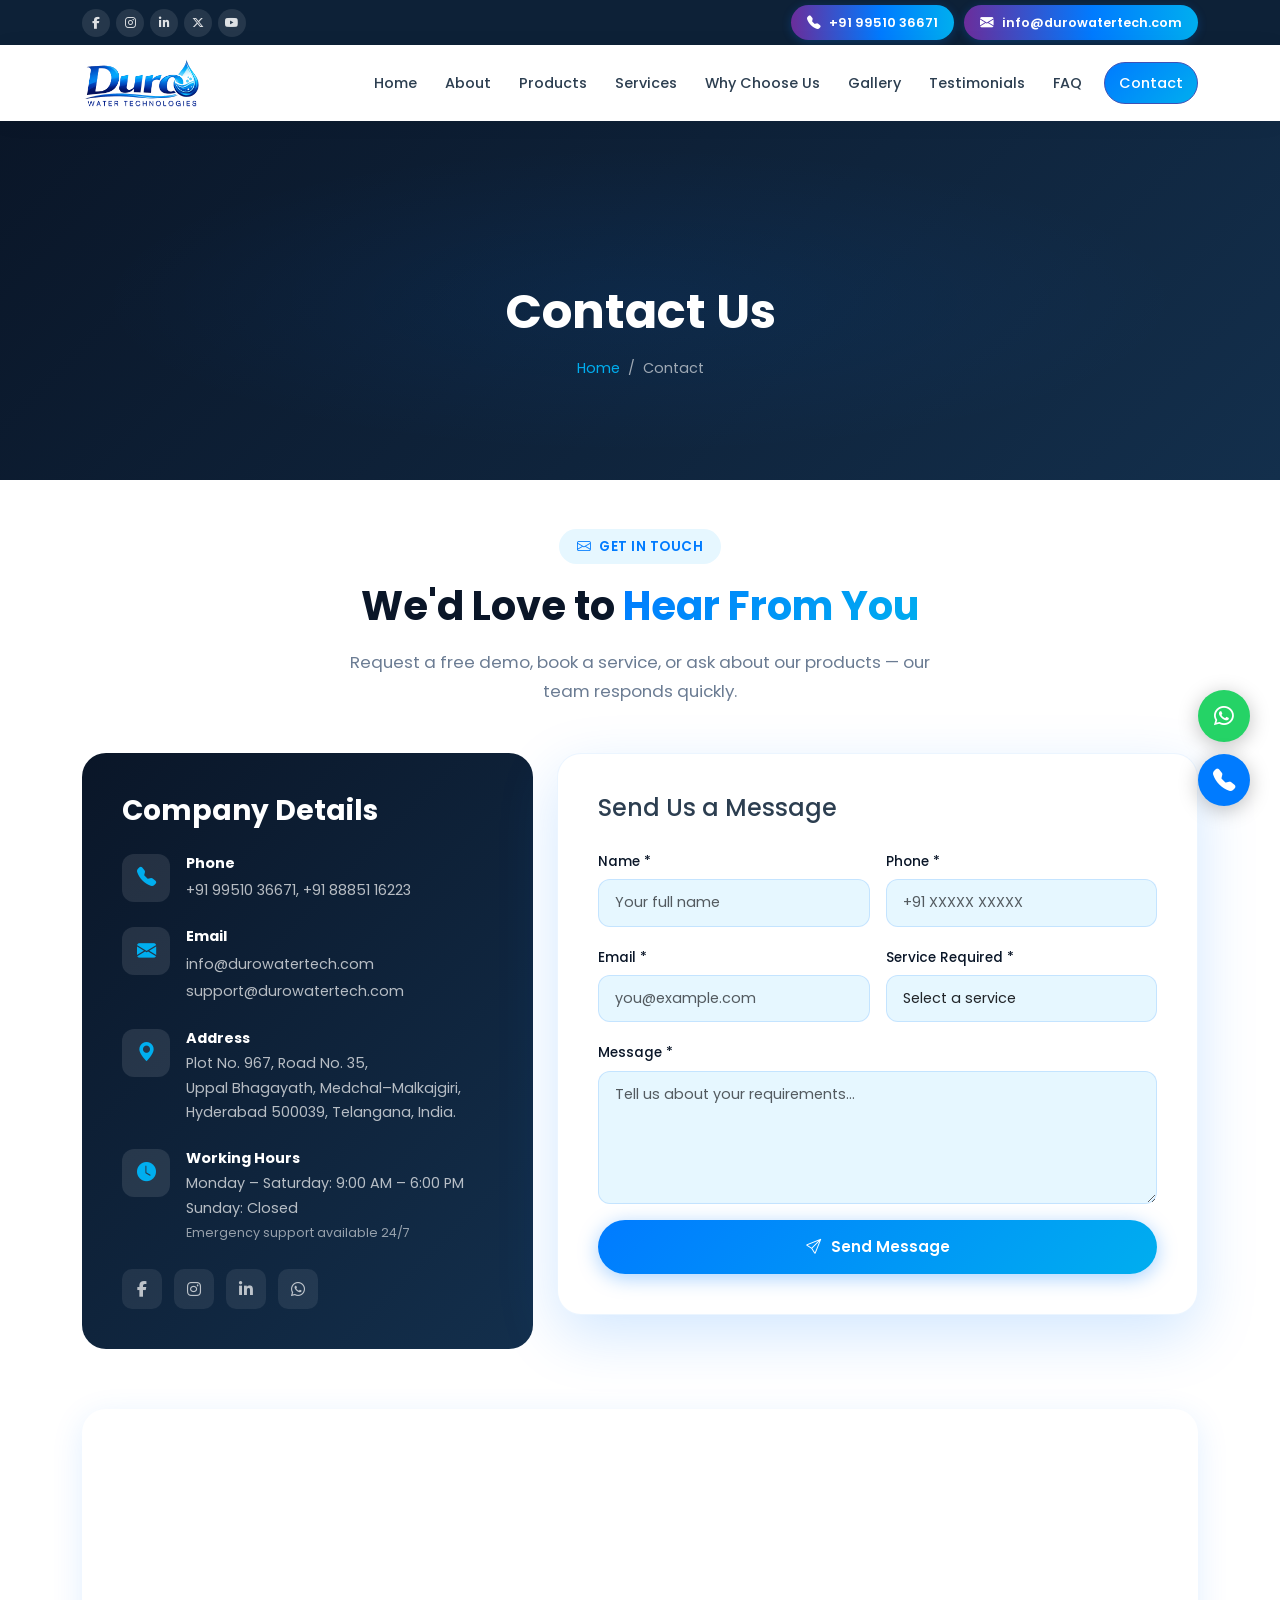
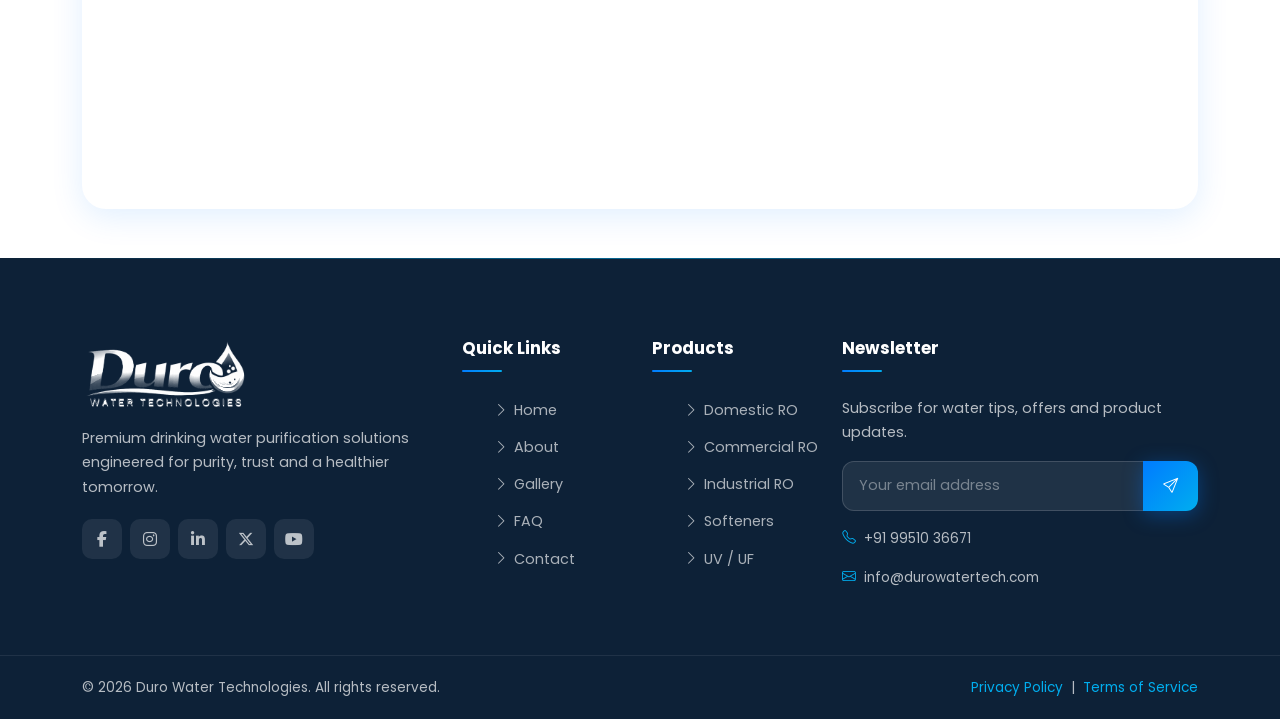
<file: contact.html>
﻿<!DOCTYPE html>
<html lang="en">
<head>
  <meta charset="UTF-8">
  <meta name="viewport" content="width=device-width, initial-scale=1.0">
  <title>Contact Us | Duro Water Technologies</title>
  <meta name="description" content="Contact Duro Water Technologies for free demos, water testing, installation and AMC. Call +91 99510 36671 or visit us in Pune, Maharashtra.">
  <meta name="keywords" content="contact Duro Water, water purifier service booking, RO installation enquiry">
  <meta name="robots" content="index, follow">
  <link rel="canonical" href="https://www.durowater.com/contact.html">
  <meta property="og:title" content="Contact Us | Duro Water Technologies">
  <meta property="og:description" content="Get in touch for free demos, quotes and service bookings.">
  <meta property="og:type" content="website">
  <meta property="og:url" content="https://www.durowater.com/contact.html">
  <meta property="og:image" content="https://images.unsplash.com/photo-1548839140-29a749e1cf4d?w=1200">
  <link rel="icon" type="image/png" href="images/logo.png">
  <link rel="preconnect" href="https://fonts.googleapis.com">
  <link rel="preconnect" href="https://fonts.gstatic.com" crossorigin>
  <link href="https://fonts.googleapis.com/css2?family=Poppins:wght@300;400;500;600;700;800&display=swap" rel="stylesheet">
  <link href="https://cdn.jsdelivr.net/npm/bootstrap@5.3.3/dist/css/bootstrap.min.css" rel="stylesheet">
  <link href="https://cdn.jsdelivr.net/npm/bootstrap-icons@1.11.3/font/bootstrap-icons.min.css" rel="stylesheet">
  <link href="https://cdnjs.cloudflare.com/ajax/libs/font-awesome/6.5.1/css/all.min.css" rel="stylesheet">
  <link href="https://unpkg.com/aos@2.3.4/dist/aos.css" rel="stylesheet">
  <link rel="stylesheet" href="css/style.css">
  <link rel="stylesheet" href="css/responsive.css">
  <script type="application/ld+json">
  {
    "@context": "https://schema.org",
    "@type": "ContactPage",
    "name": "Contact Duro Water Technologies",
    "mainEntity": {
      "@type": "LocalBusiness",
      "name": "Duro Water Technologies",
      "telephone": "+91-99510-36671",
      "email": "info@durowatertech.com",
      "address": {
        "@type": "PostalAddress",
        "streetAddress": "42, Technology Park, Industrial Area",
        "addressLocality": "Pune",
        "addressRegion": "Maharashtra",
        "postalCode": "411001",
        "addressCountry": "IN"
      },
      "openingHours": "Mo-Sa 09:00-18:00"
    }
  }
  </script>
</head>
<body>
  <a href="#main-content" class="skip-link">Skip to main content</a>
  <div id="page-loader" role="status" aria-label="Loading"><div class="loader-content"><img src="images/logo.png" alt="Duro Water Technologies" class="loader-logo" width="160" height="70"><p>Loading...</p></div></div>

  <div class="top-bar d-none d-lg-block">
    <div class="container">
      <div class="d-flex justify-content-between align-items-center">
        <div class="social-links">
          <a href="#" aria-label="Facebook"><i class="fab fa-facebook-f"></i></a>
          <a href="#" aria-label="Instagram"><i class="fab fa-instagram"></i></a>
          <a href="#" aria-label="LinkedIn"><i class="fab fa-linkedin-in"></i></a>
          <a href="#" aria-label="Twitter"><i class="fab fa-x-twitter"></i></a>
          <a href="#" aria-label="YouTube"><i class="fab fa-youtube"></i></a>
        </div>
        <div class="top-bar-contact">
          <a href="tel:+919951036671" class="contact-pill"><i class="bi bi-telephone-fill"></i> +91 99510 36671</a>
          <a href="mailto:info@durowatertech.com" class="contact-pill"><i class="bi bi-envelope-fill"></i> info@durowatertech.com</a>
        </div>
      </div>
    </div>
  </div>

  <nav class="navbar navbar-expand-lg navbar-duro sticky-top" aria-label="Main navigation">
    <div class="container">
      <a class="navbar-brand" href="index.html"><img src="images/logo.png" alt="Duro Water Technologies" class="brand-logo" width="200" height="52"></a>
      <button class="navbar-toggler border-0" type="button" data-bs-toggle="collapse" data-bs-target="#mainNav" aria-controls="mainNav" aria-expanded="false" aria-label="Toggle navigation"><i class="bi bi-list fs-2 text-primary"></i></button>
      <div class="collapse navbar-collapse" id="mainNav">
        <ul class="navbar-nav ms-auto align-items-lg-center">
          <li class="nav-item"><a class="nav-link" href="index.html">Home</a></li>
          <li class="nav-item"><a class="nav-link" href="about.html">About</a></li>
          <li class="nav-item"><a class="nav-link" href="products.html">Products</a></li>
          <li class="nav-item"><a class="nav-link" href="services.html">Services</a></li>
          <li class="nav-item"><a class="nav-link" href="index.html#why-us">Why Choose Us</a></li>
          <li class="nav-item"><a class="nav-link" href="gallery.html">Gallery</a></li>
          <li class="nav-item"><a class="nav-link" href="index.html#testimonials">Testimonials</a></li>
          <li class="nav-item"><a class="nav-link" href="index.html#faq">FAQ</a></li>
          <li class="nav-item"><a class="nav-link nav-cta ripple active" href="contact.html">Contact</a></li>
        </ul>
      </div>
    </div>
  </nav>

  <main id="main-content">
    <section class="page-banner">
      <div class="bubbles" aria-hidden="true"></div>
      <div class="container banner-content">
        <h1 data-aos="fade-up">Contact Us</h1>
        <div class="breadcrumb-nav" data-aos="fade-up" data-aos-delay="100">
          <a href="index.html">Home</a> <span>/</span> <span>Contact</span>
        </div>
      </div>
    </section>
    <div class="wave-divider" aria-hidden="true">
      <svg viewBox="0 0 1440 80" preserveAspectRatio="none"><path class="wave-fill" d="M0,40 C240,80 480,0 720,40 C960,80 1200,0 1440,40 L1440,80 L0,80 Z"></path></svg>
    </div>

    <section class="contact-section section-padding">
      <div class="container">
        <div class="text-center" data-aos="fade-up">
          <span class="section-badge"><i class="bi bi-envelope"></i> Get In Touch</span>
          <h2 class="section-title">We'd Love to <span class="text-gradient">Hear From You</span></h2>
          <p class="section-subtitle">Request a free demo, book a service, or ask about our products — our team responds quickly.</p>
        </div>
        <div class="row g-4">
          <div class="col-lg-5" data-aos="fade-right">
            <div class="contact-info-card">
              <h3>Company Details</h3>
              <div class="contact-detail">
                <div class="icon"><i class="bi bi-telephone-fill"></i></div>
                <div>
                  <h5>Phone</h5>
                  <a href="tel:+919951036671">+91 99510 36671, +91 88851 16223</a>
                </div>
              </div>
              <div class="contact-detail">
                <div class="icon"><i class="bi bi-envelope-fill"></i></div>
                <div>
                  <h5>Email</h5>
                  <a href="mailto:info@durowatertech.com">info@durowatertech.com</a><br>
                  <a href="mailto:support@durowatertech.com">support@durowatertech.com</a>
                </div>
              </div>
              <div class="contact-detail">
                <div class="icon"><i class="bi bi-geo-alt-fill"></i></div>
                <div>
                  <h5>Address</h5>
                  <p>Plot No. 967, Road No. 35,<br>Uppal Bhagayath, Medchal–Malkajgiri,<br/> Hyderabad 500039, Telangana, India.</p>
                </div>
              </div>
              <div class="contact-detail">
                <div class="icon"><i class="bi bi-clock-fill"></i></div>
                <div>
                  <h5>Working Hours</h5>
                  <p>Monday – Saturday: 9:00 AM – 6:00 PM<br>Sunday: Closed<br><small style="opacity:0.8;">Emergency support available 24/7</small></p>
                </div>
              </div>
              <div class="footer-social mt-4">
                <a href="#" aria-label="Facebook"><i class="fab fa-facebook-f"></i></a>
                <a href="#" aria-label="Instagram"><i class="fab fa-instagram"></i></a>
                <a href="#" aria-label="LinkedIn"><i class="fab fa-linkedin-in"></i></a>
                <a href="#" aria-label="WhatsApp"><i class="fab fa-whatsapp"></i></a>
              </div>
            </div>
          </div>
          <div class="col-lg-7" data-aos="fade-left">
            <div class="contact-form-wrap">
              <h3 class="h4 mb-4">Send Us a Message</h3>
              <form id="contact-form" novalidate>
                <div class="row g-3">
                  <div class="col-md-6">
                    <label class="form-label" for="name">Name *</label>
                    <input type="text" class="form-control" id="name" name="name" required placeholder="Your full name" autocomplete="name">
                    <div class="invalid-feedback">Please enter your name.</div>
                  </div>
                  <div class="col-md-6">
                    <label class="form-label" for="phone">Phone *</label>
                    <input type="tel" class="form-control" id="phone" name="phone" required placeholder="+91 XXXXX XXXXX" autocomplete="tel">
                    <div class="invalid-feedback">Please enter a valid phone number.</div>
                  </div>
                  <div class="col-md-6">
                    <label class="form-label" for="email">Email *</label>
                    <input type="email" class="form-control" id="email" name="email" required placeholder="you@example.com" autocomplete="email">
                    <div class="invalid-feedback">Please enter a valid email.</div>
                  </div>
                  <div class="col-md-6">
                    <label class="form-label" for="service">Service Required *</label>
                    <select class="form-select" id="service" name="service" required>
                      <option value="" selected disabled>Select a service</option>
                      <option value="domestic-ro">Domestic RO Purifier</option>
                      <option value="commercial-ro">Commercial RO Plant</option>
                      <option value="industrial-ro">Industrial RO System</option>
                      <option value="softener">Water Softener</option>
                      <option value="installation">Installation</option>
                      <option value="amc">AMC / Maintenance</option>
                      <option value="repair">Repair Service</option>
                      <option value="water-test">Water Quality Testing</option>
                      <option value="demo">Free Demo</option>
                      <option value="other">Other</option>
                    </select>
                    <div class="invalid-feedback">Please select a service.</div>
                  </div>
                  <div class="col-12">
                    <label class="form-label" for="message">Message *</label>
                    <textarea class="form-control" id="message" name="message" rows="5" required placeholder="Tell us about your requirements..."></textarea>
                    <div class="invalid-feedback">Please enter your message.</div>
                  </div>
                  <div class="col-12">
                    <button type="submit" class="btn-primary-custom ripple w-100 justify-content-center">
                      <i class="bi bi-send"></i> Send Message
                    </button>
                  </div>
                </div>
              </form>
            </div>
          </div>
        </div>

        <div class="map-wrap" data-aos="fade-up">
          <iframe src="https://www.google.com/maps/embed?pb=!3m2!1sen!2sin!4v1784203860697!5m2!1sen!2sin!6m8!1m7!1sZiV3bF_lrznxkCaqtNDBeg!2m2!1d17.39110340017682!2d78.56898730268438!3f176.9678987197968!4f3.8960137014494904!5f0.4000000000000002" width="600" height="450" style="border:0;" allowfullscreen="" loading="lazy" referrerpolicy="strict-origin-when-cross-origin" title="Duro Water Technologies location map — Plot No. 967, Road No. 35, Uppal Bhagayath, Medchal–Malkajgiri, Hyderabad 500039, Telangana, India." loading="lazy" allowfullscreen referrerpolicy="no-referrer-when-downgrade"></iframe>
        </div>
      </div>
    </section>
  </main>

  <div class="wave-divider dark flip" aria-hidden="true"><svg viewBox="0 0 1440 80" preserveAspectRatio="none"><path class="wave-fill" d="M0,40 C240,80 480,0 720,40 C960,80 1200,0 1440,40 L1440,80 L0,80 Z"></path></svg></div>
  <footer class="footer">
    <div class="footer-top"><div class="container"><div class="row">
      <div class="col-lg-4 col-md-6"><div class="footer-brand"><img src="images/logo.png" alt="Duro Water Technologies" class="brand-logo" width="240" height="72"><p>Premium drinking water purification solutions engineered for purity, trust and a healthier tomorrow.</p><div class="footer-social"><a href="#" aria-label="Facebook"><i class="fab fa-facebook-f"></i></a><a href="#" aria-label="Instagram"><i class="fab fa-instagram"></i></a><a href="#" aria-label="LinkedIn"><i class="fab fa-linkedin-in"></i></a><a href="#" aria-label="Twitter"><i class="fab fa-x-twitter"></i></a><a href="#" aria-label="YouTube"><i class="fab fa-youtube"></i></a></div></div></div>
      <div class="col-lg-2 col-md-6"><h5>Quick Links</h5><ul class="footer-links"><li><a href="index.html"><i class="bi bi-chevron-right"></i> Home</a></li><li><a href="about.html"><i class="bi bi-chevron-right"></i> About</a></li><li><a href="gallery.html"><i class="bi bi-chevron-right"></i> Gallery</a></li><li><a href="index.html#faq"><i class="bi bi-chevron-right"></i> FAQ</a></li><li><a href="contact.html"><i class="bi bi-chevron-right"></i> Contact</a></li></ul></div>
      <div class="col-lg-2 col-md-6"><h5>Products</h5><ul class="footer-links"><li><a href="products.html"><i class="bi bi-chevron-right"></i> Domestic RO</a></li><li><a href="products.html"><i class="bi bi-chevron-right"></i> Commercial RO</a></li><li><a href="products.html"><i class="bi bi-chevron-right"></i> Industrial RO</a></li><li><a href="products.html"><i class="bi bi-chevron-right"></i> Softeners</a></li><li><a href="products.html"><i class="bi bi-chevron-right"></i> UV / UF</a></li></ul></div>
      <div class="col-lg-4 col-md-6"><h5>Newsletter</h5><p class="mb-3" style="font-size:0.9rem;">Subscribe for water tips, offers and product updates.</p><form id="newsletter-form" class="footer-newsletter"><div class="input-group mb-3"><input type="email" class="form-control" placeholder="Your email address" required aria-label="Email for newsletter"><button class="btn-primary-custom" type="submit" style="border-radius:0 12px 12px 0;padding:12px 20px;" aria-label="Subscribe"><i class="bi bi-send"></i></button></div></form><div class="mt-3"><p style="font-size:0.85rem;"><i class="bi bi-telephone me-2" style="color:#00AEEF;"></i>+91 99510 36671</p><p style="font-size:0.85rem;"><i class="bi bi-envelope me-2" style="color:#00AEEF;"></i>info@durowatertech.com</p></div></div>
    </div></div></div>
    <div class="footer-bottom"><div class="container"><div class="row align-items-center"><div class="col-md-6"><p class="mb-0">&copy; 2026 Duro Water Technologies. All rights reserved.</p></div><div class="col-md-6 text-md-end"><a href="#">Privacy Policy</a> &nbsp;|&nbsp; <a href="#">Terms of Service</a></div></div></div></div>
  </footer>

  <div class="floating-btns">
    <a href="https://wa.me/919951036671" class="float-btn whatsapp" target="_blank" rel="noopener noreferrer" aria-label="Chat on WhatsApp"><i class="fab fa-whatsapp"></i></a>
    <a href="tel:+919951036671" class="float-btn call" aria-label="Call now"><i class="bi bi-telephone-fill"></i></a>
    <button class="float-btn back-top" aria-label="Back to top"><i class="bi bi-arrow-up"></i></button>
  </div>

  <script src="https://cdn.jsdelivr.net/npm/bootstrap@5.3.3/dist/js/bootstrap.bundle.min.js"></script>
  <script src="https://unpkg.com/aos@2.3.4/dist/aos.js"></script>
  <script src="js/main.js"></script>
</body>
</html>
</file>
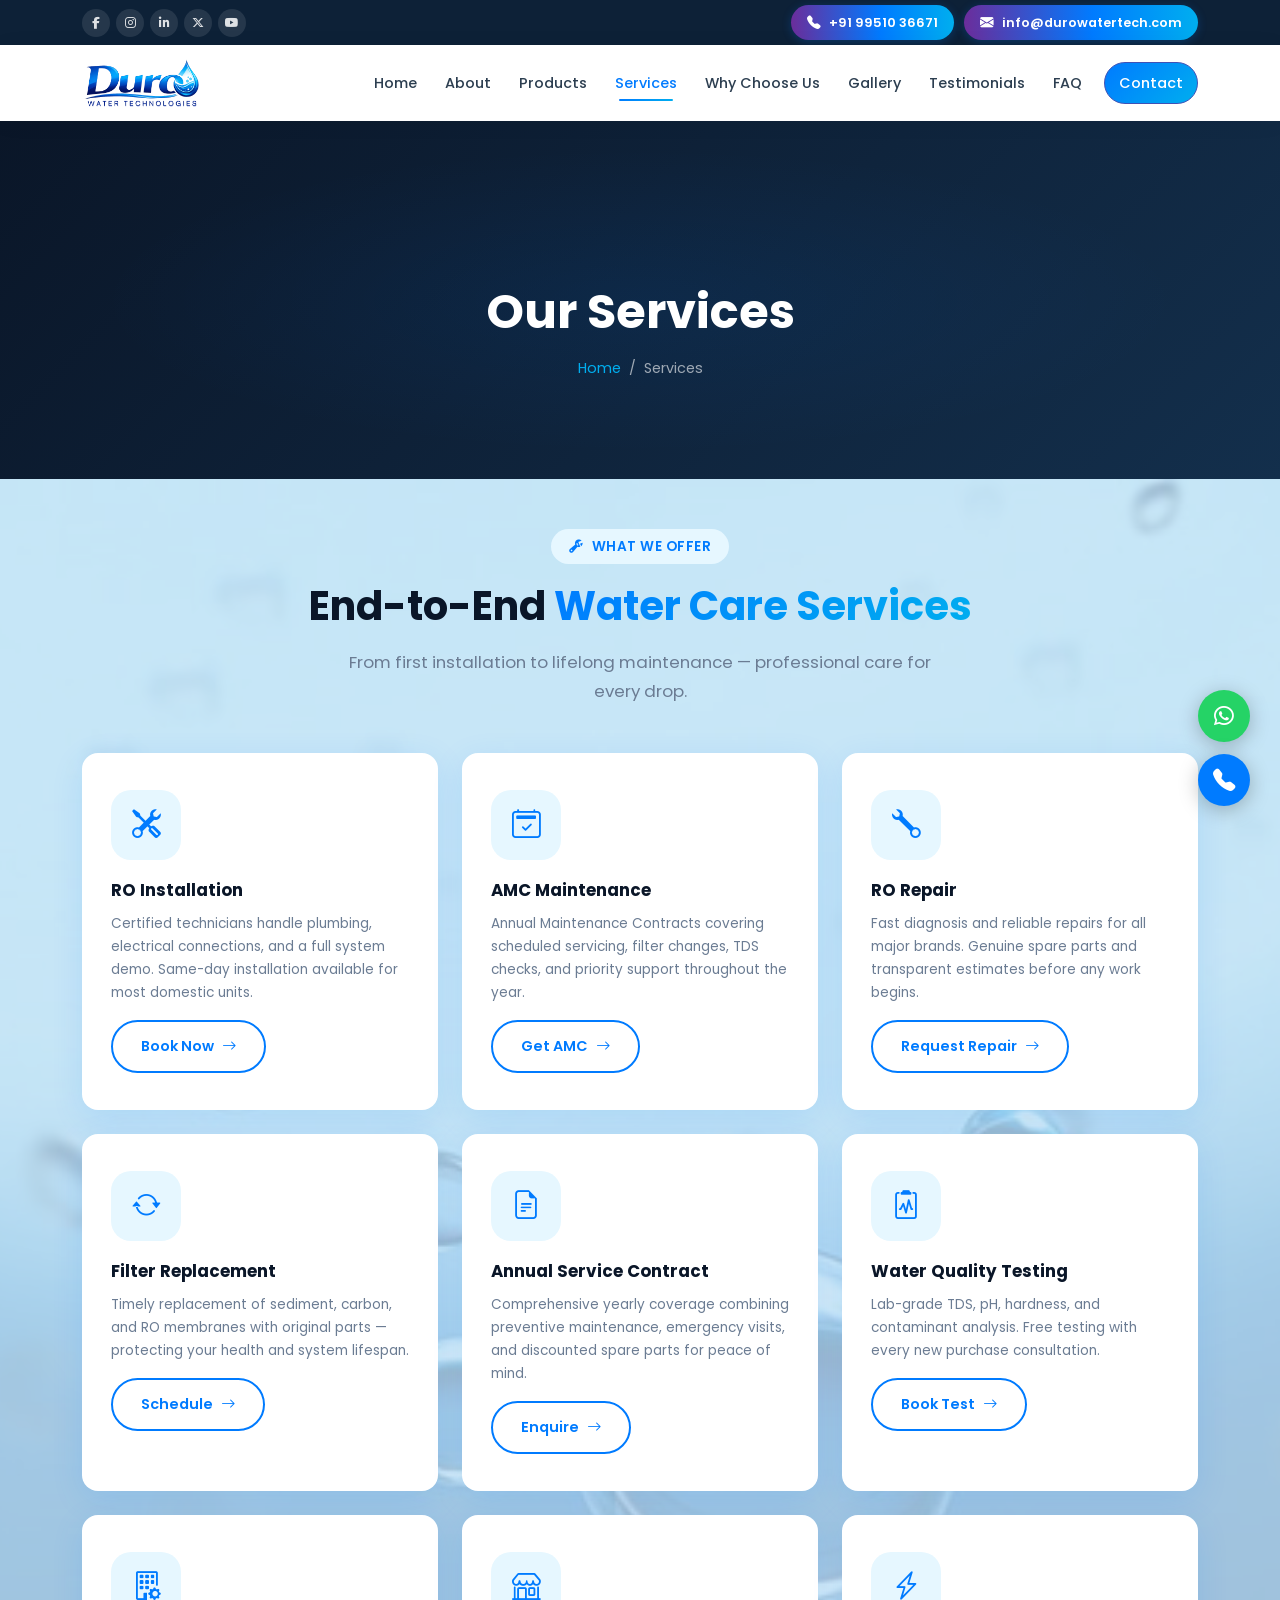
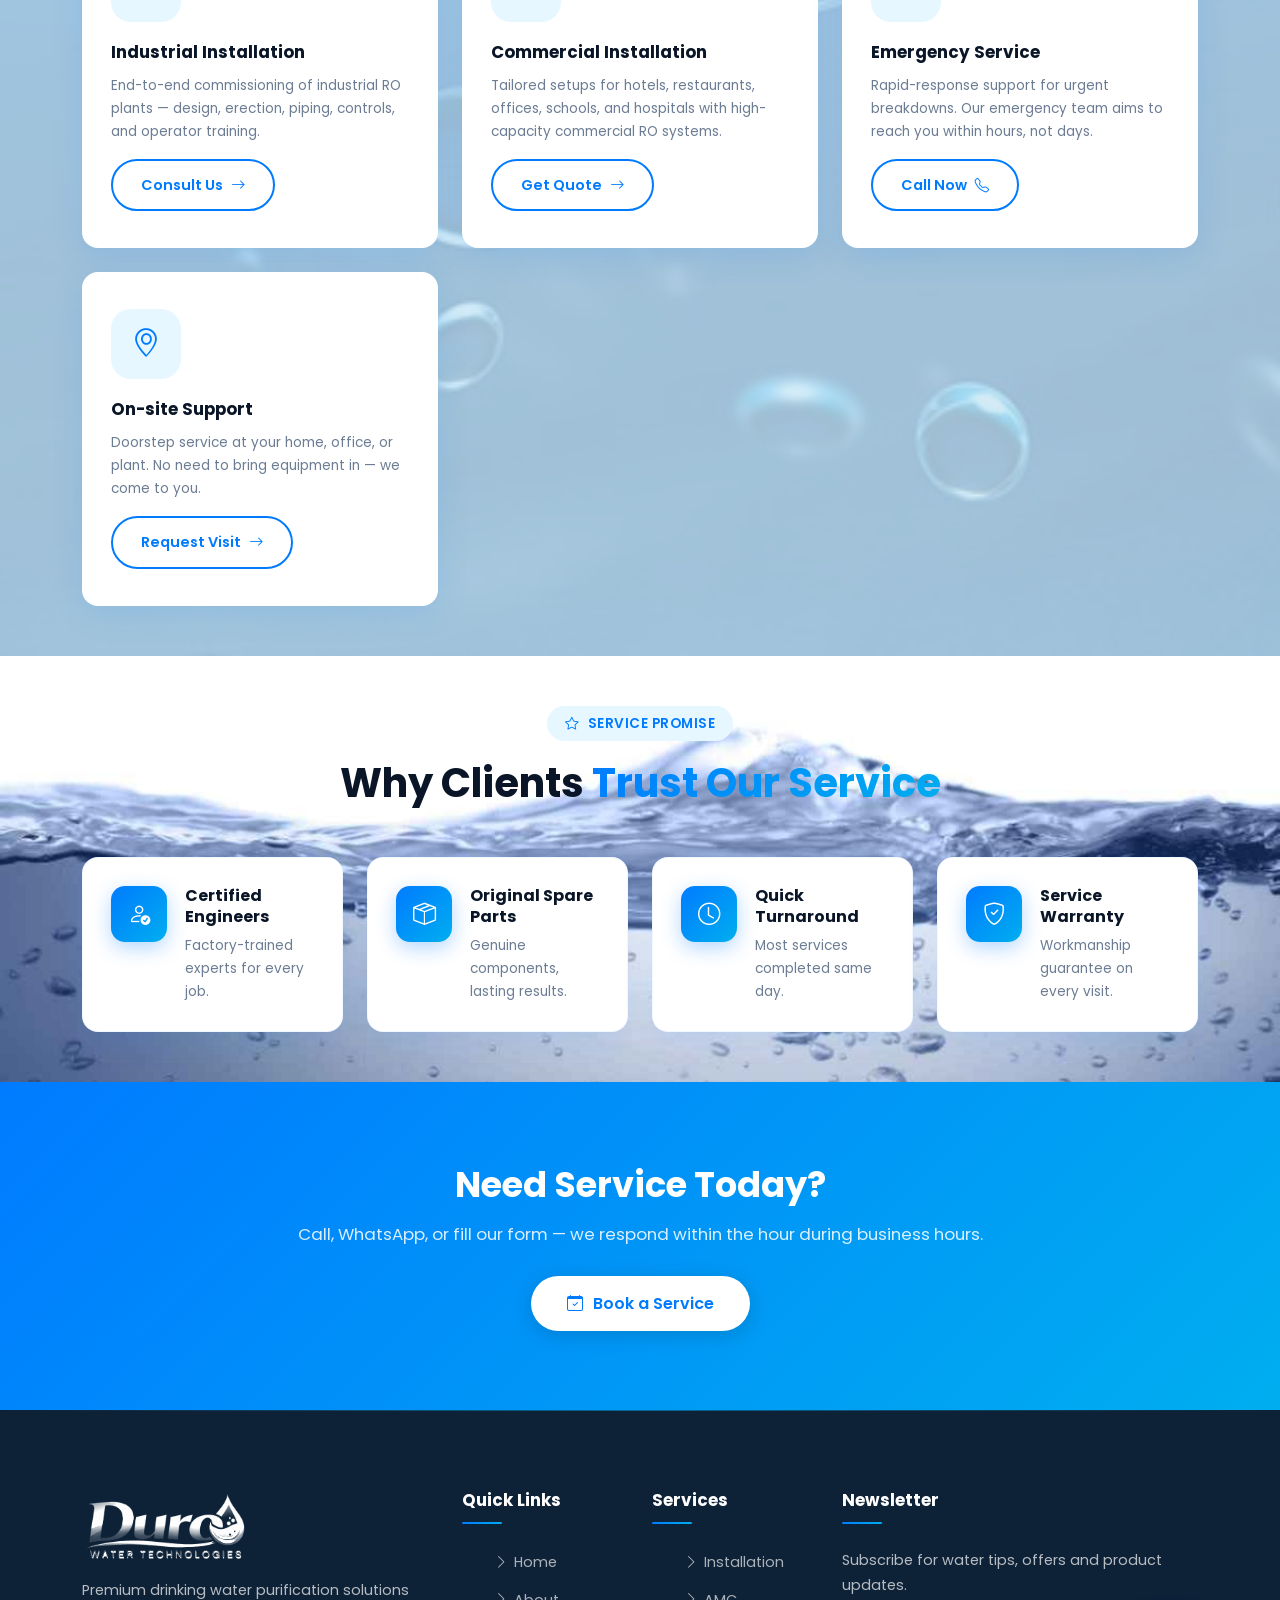
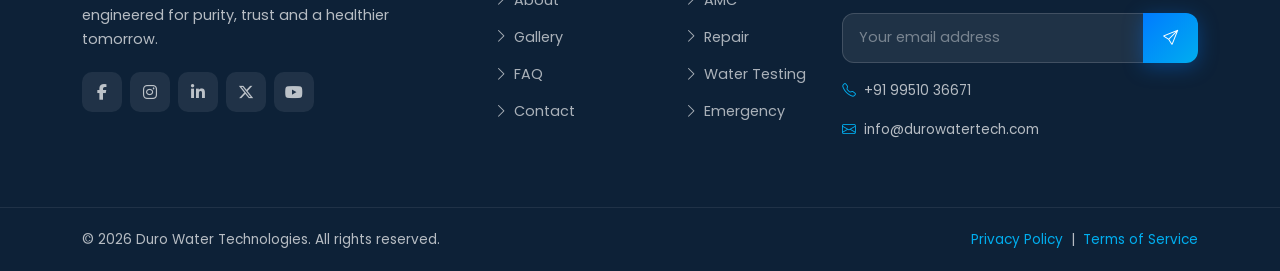
<file: services.html>
﻿<!DOCTYPE html>
<html lang="en">
<head>
  <meta charset="UTF-8">
  <meta name="viewport" content="width=device-width, initial-scale=1.0">
  <title>Services | Duro Water Technologies</title>
  <meta name="description" content="Professional water purifier services — RO installation, AMC maintenance, repair, filter replacement, water quality testing, industrial & commercial installation, emergency support.">
  <meta name="keywords" content="RO installation, AMC, water purifier repair, filter replacement, water testing, emergency service">
  <meta name="robots" content="index, follow">
  <link rel="canonical" href="https://www.durowater.com/services.html">
  <meta property="og:title" content="Services | Duro Water Technologies">
  <meta property="og:description" content="End-to-end water care services — installation, AMC, repair and 24/7 support.">
  <meta property="og:type" content="website">
  <meta property="og:url" content="https://www.durowater.com/services.html">
  <meta property="og:image" content="https://images.unsplash.com/photo-1581092160562-40aa08e78837?w=1200">
  <link rel="icon" type="image/png" href="images/logo.png">
  <link rel="preconnect" href="https://fonts.googleapis.com">
  <link rel="preconnect" href="https://fonts.gstatic.com" crossorigin>
  <link href="https://fonts.googleapis.com/css2?family=Poppins:wght@300;400;500;600;700;800&display=swap" rel="stylesheet">
  <link href="https://cdn.jsdelivr.net/npm/bootstrap@5.3.3/dist/css/bootstrap.min.css" rel="stylesheet">
  <link href="https://cdn.jsdelivr.net/npm/bootstrap-icons@1.11.3/font/bootstrap-icons.min.css" rel="stylesheet">
  <link href="https://cdnjs.cloudflare.com/ajax/libs/font-awesome/6.5.1/css/all.min.css" rel="stylesheet">
  <link href="https://unpkg.com/aos@2.3.4/dist/aos.css" rel="stylesheet">
  <link rel="stylesheet" href="css/style.css">
  <link rel="stylesheet" href="css/responsive.css">
  <script type="application/ld+json">
  {"@context":"https://schema.org","@type":"Service","provider":{"@type":"Organization","name":"Duro Water Technologies"},"serviceType":"Water Purifier Installation and Maintenance","areaServed":"IN"}
  </script>
</head>
<body>
  <a href="#main-content" class="skip-link">Skip to main content</a>
  <div id="page-loader" role="status" aria-label="Loading"><div class="loader-content"><img src="images/logo.png" alt="Duro Water Technologies" class="loader-logo" width="160" height="70"><p>Loading...</p></div></div>

  <div class="top-bar d-none d-lg-block">
    <div class="container">
      <div class="d-flex justify-content-between align-items-center">
        <div class="social-links">
          <a href="#" aria-label="Facebook"><i class="fab fa-facebook-f"></i></a>
          <a href="#" aria-label="Instagram"><i class="fab fa-instagram"></i></a>
          <a href="#" aria-label="LinkedIn"><i class="fab fa-linkedin-in"></i></a>
          <a href="#" aria-label="Twitter"><i class="fab fa-x-twitter"></i></a>
          <a href="#" aria-label="YouTube"><i class="fab fa-youtube"></i></a>
        </div>
        <div class="top-bar-contact">
          <a href="tel:+919951036671" class="contact-pill"><i class="bi bi-telephone-fill"></i> +91 99510 36671</a>
          <a href="mailto:info@durowatertech.com" class="contact-pill"><i class="bi bi-envelope-fill"></i> info@durowatertech.com</a>
        </div>
      </div>
    </div>
  </div>

  <nav class="navbar navbar-expand-lg navbar-duro sticky-top" aria-label="Main navigation">
    <div class="container">
      <a class="navbar-brand" href="index.html"><img src="images/logo.png" alt="Duro Water Technologies" class="brand-logo" width="200" height="52"></a>
      <button class="navbar-toggler border-0" type="button" data-bs-toggle="collapse" data-bs-target="#mainNav" aria-controls="mainNav" aria-expanded="false" aria-label="Toggle navigation"><i class="bi bi-list fs-2 text-primary"></i></button>
      <div class="collapse navbar-collapse" id="mainNav">
        <ul class="navbar-nav ms-auto align-items-lg-center">
          <li class="nav-item"><a class="nav-link" href="index.html">Home</a></li>
          <li class="nav-item"><a class="nav-link" href="about.html">About</a></li>
          <li class="nav-item"><a class="nav-link" href="products.html">Products</a></li>
          <li class="nav-item"><a class="nav-link active" href="services.html">Services</a></li>
          <li class="nav-item"><a class="nav-link" href="index.html#why-us">Why Choose Us</a></li>
          <li class="nav-item"><a class="nav-link" href="gallery.html">Gallery</a></li>
          <li class="nav-item"><a class="nav-link" href="index.html#testimonials">Testimonials</a></li>
          <li class="nav-item"><a class="nav-link" href="index.html#faq">FAQ</a></li>
          <li class="nav-item"><a class="nav-link nav-cta ripple" href="contact.html">Contact</a></li>
        </ul>
      </div>
    </div>
  </nav>

  <main id="main-content">
    <section class="page-banner">
      <div class="bubbles" aria-hidden="true"></div>
      <div class="container banner-content">
        <h1 data-aos="fade-up">Our Services</h1>
        <div class="breadcrumb-nav" data-aos="fade-up" data-aos-delay="100">
          <a href="index.html">Home</a> <span>/</span> <span>Services</span>
        </div>
      </div>
    </section>
    <div class="wave-divider light" aria-hidden="true">
      <svg viewBox="0 0 1440 80" preserveAspectRatio="none"><path class="wave-fill" d="M0,40 C360,0 720,80 1080,40 C1260,20 1380,60 1440,40 L1440,80 L0,80 Z"></path></svg>
    </div>

    <section class="services-section section-padding">
      <div class="container">
        <div class="text-center" data-aos="fade-up">
          <span class="section-badge"><i class="bi bi-wrench-adjustable"></i> What We Offer</span>
          <h2 class="section-title">End-to-End <span class="text-gradient">Water Care Services</span></h2>
          <p class="section-subtitle">From first installation to lifelong maintenance — professional care for every drop.</p>
        </div>
        <div class="row g-4">
          <div class="col-sm-6 col-lg-4" data-aos="fade-up" data-aos-delay="50">
            <div class="service-card text-start">
              <div class="service-icon" style="margin:0 0 20px;"><i class="bi bi-tools"></i></div>
              <h4>RO Installation</h4>
              <p>Certified technicians handle plumbing, electrical connections, and a full system demo. Same-day installation available for most domestic units.</p>
              <a href="contact.html" class="btn-outline-blue ripple mt-3">Book Now <i class="bi bi-arrow-right"></i></a>
            </div>
          </div>
          <div class="col-sm-6 col-lg-4" data-aos="fade-up" data-aos-delay="100">
            <div class="service-card text-start">
              <div class="service-icon" style="margin:0 0 20px;"><i class="bi bi-calendar2-check"></i></div>
              <h4>AMC Maintenance</h4>
              <p>Annual Maintenance Contracts covering scheduled servicing, filter changes, TDS checks, and priority support throughout the year.</p>
              <a href="contact.html" class="btn-outline-blue ripple mt-3">Get AMC <i class="bi bi-arrow-right"></i></a>
            </div>
          </div>
          <div class="col-sm-6 col-lg-4" data-aos="fade-up" data-aos-delay="150">
            <div class="service-card text-start">
              <div class="service-icon" style="margin:0 0 20px;"><i class="bi bi-wrench"></i></div>
              <h4>RO Repair</h4>
              <p>Fast diagnosis and reliable repairs for all major brands. Genuine spare parts and transparent estimates before any work begins.</p>
              <a href="contact.html" class="btn-outline-blue ripple mt-3">Request Repair <i class="bi bi-arrow-right"></i></a>
            </div>
          </div>
          <div class="col-sm-6 col-lg-4" data-aos="fade-up" data-aos-delay="50">
            <div class="service-card text-start">
              <div class="service-icon" style="margin:0 0 20px;"><i class="bi bi-arrow-repeat"></i></div>
              <h4>Filter Replacement</h4>
              <p>Timely replacement of sediment, carbon, and RO membranes with original parts — protecting your health and system lifespan.</p>
              <a href="contact.html" class="btn-outline-blue ripple mt-3">Schedule <i class="bi bi-arrow-right"></i></a>
            </div>
          </div>
          <div class="col-sm-6 col-lg-4" data-aos="fade-up" data-aos-delay="100">
            <div class="service-card text-start">
              <div class="service-icon" style="margin:0 0 20px;"><i class="bi bi-file-earmark-text"></i></div>
              <h4>Annual Service Contract</h4>
              <p>Comprehensive yearly coverage combining preventive maintenance, emergency visits, and discounted spare parts for peace of mind.</p>
              <a href="contact.html" class="btn-outline-blue ripple mt-3">Enquire <i class="bi bi-arrow-right"></i></a>
            </div>
          </div>
          <div class="col-sm-6 col-lg-4" data-aos="fade-up" data-aos-delay="150">
            <div class="service-card text-start">
              <div class="service-icon" style="margin:0 0 20px;"><i class="bi bi-clipboard2-pulse"></i></div>
              <h4>Water Quality Testing</h4>
              <p>Lab-grade TDS, pH, hardness, and contaminant analysis. Free testing with every new purchase consultation.</p>
              <a href="contact.html" class="btn-outline-blue ripple mt-3">Book Test <i class="bi bi-arrow-right"></i></a>
            </div>
          </div>
          <div class="col-sm-6 col-lg-4" data-aos="fade-up" data-aos-delay="50">
            <div class="service-card text-start">
              <div class="service-icon" style="margin:0 0 20px;"><i class="bi bi-building-gear"></i></div>
              <h4>Industrial Installation</h4>
              <p>End-to-end commissioning of industrial RO plants — design, erection, piping, controls, and operator training.</p>
              <a href="contact.html" class="btn-outline-blue ripple mt-3">Consult Us <i class="bi bi-arrow-right"></i></a>
            </div>
          </div>
          <div class="col-sm-6 col-lg-4" data-aos="fade-up" data-aos-delay="100">
            <div class="service-card text-start">
              <div class="service-icon" style="margin:0 0 20px;"><i class="bi bi-shop"></i></div>
              <h4>Commercial Installation</h4>
              <p>Tailored setups for hotels, restaurants, offices, schools, and hospitals with high-capacity commercial RO systems.</p>
              <a href="contact.html" class="btn-outline-blue ripple mt-3">Get Quote <i class="bi bi-arrow-right"></i></a>
            </div>
          </div>
          <div class="col-sm-6 col-lg-4" data-aos="fade-up" data-aos-delay="150">
            <div class="service-card text-start">
              <div class="service-icon" style="margin:0 0 20px;"><i class="bi bi-lightning-charge"></i></div>
              <h4>Emergency Service</h4>
              <p>Rapid-response support for urgent breakdowns. Our emergency team aims to reach you within hours, not days.</p>
              <a href="tel:+919951036671" class="btn-outline-blue ripple mt-3">Call Now <i class="bi bi-telephone"></i></a>
            </div>
          </div>
          <div class="col-sm-6 col-lg-4" data-aos="fade-up" data-aos-delay="50">
            <div class="service-card text-start">
              <div class="service-icon" style="margin:0 0 20px;"><i class="bi bi-geo-alt"></i></div>
              <h4>On-site Support</h4>
              <p>Doorstep service at your home, office, or plant. No need to bring equipment in — we come to you.</p>
              <a href="contact.html" class="btn-outline-blue ripple mt-3">Request Visit <i class="bi bi-arrow-right"></i></a>
            </div>
          </div>
        </div>
      </div>
    </section>

    <section class="why-section section-padding bg-white">
      <div class="container">
        <div class="text-center mb-5" data-aos="fade-up">
          <span class="section-badge"><i class="bi bi-star"></i> Service Promise</span>
          <h2 class="section-title">Why Clients <span class="text-gradient">Trust Our Service</span></h2>
        </div>
        <div class="row g-4">
          <div class="col-md-6 col-lg-3" data-aos="fade-up" data-aos-delay="50"><div class="feature-card"><div class="feature-icon"><i class="bi bi-person-check"></i></div><div><h4>Certified Engineers</h4><p>Factory-trained experts for every job.</p></div></div></div>
          <div class="col-md-6 col-lg-3" data-aos="fade-up" data-aos-delay="100"><div class="feature-card"><div class="feature-icon"><i class="bi bi-box-seam"></i></div><div><h4>Original Spare Parts</h4><p>Genuine components, lasting results.</p></div></div></div>
          <div class="col-md-6 col-lg-3" data-aos="fade-up" data-aos-delay="150"><div class="feature-card"><div class="feature-icon"><i class="bi bi-clock"></i></div><div><h4>Quick Turnaround</h4><p>Most services completed same day.</p></div></div></div>
          <div class="col-md-6 col-lg-3" data-aos="fade-up" data-aos-delay="200"><div class="feature-card"><div class="feature-icon"><i class="bi bi-shield-check"></i></div><div><h4>Service Warranty</h4><p>Workmanship guarantee on every visit.</p></div></div></div>
        </div>
      </div>
    </section>

    <section class="cta-section">
      <div class="bubbles" aria-hidden="true"></div>
      <div class="container position-relative" style="z-index:2;">
        <h2 data-aos="fade-up">Need Service Today?</h2>
        <p data-aos="fade-up" data-aos-delay="100">Call, WhatsApp, or fill our form — we respond within the hour during business hours.</p>
        <div data-aos="fade-up" data-aos-delay="200"><a href="contact.html" class="btn-white ripple"><i class="bi bi-calendar-check"></i> Book a Service</a></div>
      </div>
    </section>
  </main>

  <div class="wave-divider dark flip" aria-hidden="true"><svg viewBox="0 0 1440 80" preserveAspectRatio="none"><path class="wave-fill" d="M0,40 C240,80 480,0 720,40 C960,80 1200,0 1440,40 L1440,80 L0,80 Z"></path></svg></div>
  <footer class="footer">
    <div class="footer-top"><div class="container"><div class="row">
      <div class="col-lg-4 col-md-6"><div class="footer-brand"><img src="images/logo.png" alt="Duro Water Technologies" class="brand-logo" width="240" height="72"><p>Premium drinking water purification solutions engineered for purity, trust and a healthier tomorrow.</p><div class="footer-social"><a href="#" aria-label="Facebook"><i class="fab fa-facebook-f"></i></a><a href="#" aria-label="Instagram"><i class="fab fa-instagram"></i></a><a href="#" aria-label="LinkedIn"><i class="fab fa-linkedin-in"></i></a><a href="#" aria-label="Twitter"><i class="fab fa-x-twitter"></i></a><a href="#" aria-label="YouTube"><i class="fab fa-youtube"></i></a></div></div></div>
      <div class="col-lg-2 col-md-6"><h5>Quick Links</h5><ul class="footer-links"><li><a href="index.html"><i class="bi bi-chevron-right"></i> Home</a></li><li><a href="about.html"><i class="bi bi-chevron-right"></i> About</a></li><li><a href="gallery.html"><i class="bi bi-chevron-right"></i> Gallery</a></li><li><a href="index.html#faq"><i class="bi bi-chevron-right"></i> FAQ</a></li><li><a href="contact.html"><i class="bi bi-chevron-right"></i> Contact</a></li></ul></div>
      <div class="col-lg-2 col-md-6"><h5>Services</h5><ul class="footer-links"><li><a href="services.html"><i class="bi bi-chevron-right"></i> Installation</a></li><li><a href="services.html"><i class="bi bi-chevron-right"></i> AMC</a></li><li><a href="services.html"><i class="bi bi-chevron-right"></i> Repair</a></li><li><a href="services.html"><i class="bi bi-chevron-right"></i> Water Testing</a></li><li><a href="services.html"><i class="bi bi-chevron-right"></i> Emergency</a></li></ul></div>
      <div class="col-lg-4 col-md-6"><h5>Newsletter</h5><p class="mb-3" style="font-size:0.9rem;">Subscribe for water tips, offers and product updates.</p><form id="newsletter-form" class="footer-newsletter"><div class="input-group mb-3"><input type="email" class="form-control" placeholder="Your email address" required aria-label="Email for newsletter"><button class="btn-primary-custom" type="submit" style="border-radius:0 12px 12px 0;padding:12px 20px;" aria-label="Subscribe"><i class="bi bi-send"></i></button></div></form><div class="mt-3"><p style="font-size:0.85rem;"><i class="bi bi-telephone me-2" style="color:#00AEEF;"></i>+91 99510 36671</p><p style="font-size:0.85rem;"><i class="bi bi-envelope me-2" style="color:#00AEEF;"></i>info@durowatertech.com</p></div></div>
    </div></div></div>
    <div class="footer-bottom"><div class="container"><div class="row align-items-center"><div class="col-md-6"><p class="mb-0">&copy; 2026 Duro Water Technologies. All rights reserved.</p></div><div class="col-md-6 text-md-end"><a href="#">Privacy Policy</a> &nbsp;|&nbsp; <a href="#">Terms of Service</a></div></div></div></div>
  </footer>

  <div class="floating-btns">
    <a href="https://wa.me/919951036671" class="float-btn whatsapp" target="_blank" rel="noopener noreferrer" aria-label="Chat on WhatsApp"><i class="fab fa-whatsapp"></i></a>
    <a href="tel:+919951036671" class="float-btn call" aria-label="Call now"><i class="bi bi-telephone-fill"></i></a>
    <button class="float-btn back-top" aria-label="Back to top"><i class="bi bi-arrow-up"></i></button>
  </div>

  <script src="https://cdn.jsdelivr.net/npm/bootstrap@5.3.3/dist/js/bootstrap.bundle.min.js"></script>
  <script src="https://unpkg.com/aos@2.3.4/dist/aos.js"></script>
  <script src="js/main.js"></script>
</body>
</html>
</file>
<file: css/style.css>
/* =====================================================
   Duro Water Technologies - Main Stylesheet
   Premium Enterprise Water Purifier Website
   ===================================================== */

:root {
  --primary: #007BFF;
  --secondary: #00AEEF;
  --light-blue: #E6F7FF;
  --white: #FFFFFF;
  --dark: #0A1628;
  --dark-blue: #0D2137;
  --navy: #132F4C;
  --text: #2C3E50;
  --text-muted: #6B7C93;
  --glass: rgba(255, 255, 255, 0.12);
  --glass-border: rgba(255, 255, 255, 0.25);
  --shadow: 0 8px 32px rgba(0, 123, 255, 0.12);
  --shadow-lg: 0 20px 60px rgba(0, 123, 255, 0.18);
  --gradient: linear-gradient(135deg, #007BFF 0%, #00AEEF 100%);
  --gradient-soft: linear-gradient(180deg, #E6F7FF 0%, #FFFFFF 100%);
  --gradient-dark: linear-gradient(135deg, #0A1628 0%, #132F4C 100%);
  --radius: 16px;
  --radius-lg: 24px;
  --transition: all 0.4s cubic-bezier(0.4, 0, 0.2, 1);
  --font: 'Poppins', sans-serif;
}

*,
*::before,
*::after {
  margin: 0;
  padding: 0;
  box-sizing: border-box;
}

html {
  scroll-behavior: smooth;
  scroll-padding-top: 90px;
}

body {
  font-family: var(--font);
  color: var(--text);
  background: var(--white);
  line-height: 1.7;
  overflow-x: hidden;
  -webkit-font-smoothing: antialiased;
}

img {
  max-width: 100%;
  height: auto;
  display: block;
}

a {
  text-decoration: none;
  color: inherit;
  transition: var(--transition);
}

ul {
  list-style: none;
}

h1, h2, h3, h4, h5, h6 {
  font-weight: 700;
  line-height: 1.3;
  color: var(--dark);
}

.section-padding {
  padding: 50px 0;
}

.section-title {
  font-size: clamp(1.75rem, 4vw, 2.5rem);
  margin-bottom: 1rem;
  position: relative;
}

.section-subtitle {
  color: var(--text-muted);
  font-size: 1.05rem;
  max-width: 600px;
  margin: 0 auto 3rem;
}

.section-badge {
  display: inline-flex;
  align-items: center;
  gap: 8px;
  background: var(--light-blue);
  color: var(--primary);
  padding: 6px 18px;
  border-radius: 50px;
  font-size: 0.85rem;
  font-weight: 600;
  margin-bottom: 1rem;
  letter-spacing: 0.5px;
  text-transform: uppercase;
}

.text-gradient {
  background: var(--gradient);
  -webkit-background-clip: text;
  -webkit-text-fill-color: transparent;
  background-clip: text;
}

/* ========== LOADER ========== */
#page-loader {
  position: fixed;
  inset: 0;
  background: var(--gradient-dark);
  display: flex;
  align-items: center;
  justify-content: center;
  z-index: 99999;
  transition: opacity 0.6s ease, visibility 0.6s ease;
}

#page-loader.hidden {
  opacity: 0;
  visibility: hidden;
  pointer-events: none;
}

.loader-content {
  text-align: center;
}

.water-drop-loader {
  width: 60px;
  height: 60px;
  margin: 0 auto 20px;
  position: relative;
}

.water-drop-loader::before {
  content: '';
  position: absolute;
  width: 40px;
  height: 40px;
  background: var(--secondary);
  border-radius: 50% 50% 50% 0;
  transform: rotate(-45deg);
  left: 10px;
  top: 5px;
  animation: dropBounce 1.2s ease-in-out infinite;
}

.water-drop-loader::after {
  content: '';
  position: absolute;
  bottom: 0;
  left: 50%;
  transform: translateX(-50%);
  width: 50px;
  height: 8px;
  background: rgba(0, 174, 239, 0.3);
  border-radius: 50%;
  animation: dropShadow 1.2s ease-in-out infinite;
}

@keyframes dropBounce {
  0%, 100% { transform: rotate(-45deg) translateY(0); }
  50% { transform: rotate(-45deg) translateY(-15px); }
}

@keyframes dropShadow {
  0%, 100% { transform: translateX(-50%) scale(1); opacity: 0.3; }
  50% { transform: translateX(-50%) scale(0.7); opacity: 0.15; }
}

.loader-content p {
  color: var(--white);
  font-weight: 500;
  letter-spacing: 2px;
  font-size: 0.9rem;
}

/* ========== WATER BUBBLES ========== */
.bubbles {
  position: absolute;
  inset: 0;
  overflow: hidden;
  pointer-events: none;
  z-index: 1;
}

.bubble {
  position: absolute;
  bottom: -60px;
  background: rgba(255, 255, 255, 0.15);
  border: 1px solid rgba(255, 255, 255, 0.25);
  border-radius: 50%;
  animation: floatBubble linear infinite;
}

@keyframes floatBubble {
  0% {
    transform: translateY(0) translateX(0) scale(1);
    opacity: 0.6;
  }
  50% {
    transform: translateY(-50vh) translateX(20px) scale(1.1);
    opacity: 0.4;
  }
  100% {
    transform: translateY(-100vh) translateX(-10px) scale(0.8);
    opacity: 0;
  }
}

/* ========== WAVE DIVIDER ========== */
.wave-divider {
  position: relative;
  width: 100%;
  overflow: hidden;
  line-height: 0;
  margin-top: -1px;
}

.wave-divider svg {
  position: relative;
  display: block;
  width: calc(100% + 1.3px);
  height: 0px;
}

.wave-divider.flip {
  transform: rotate(180deg);
}

.wave-divider .wave-fill {
  fill: var(--white);
}

.wave-divider.light .wave-fill {
  fill: var(--light-blue);
}

.wave-divider.dark .wave-fill {
  fill: var(--dark-blue);
}

/* ========== BUTTONS ========== */
.btn-primary-custom {
  background: var(--gradient);
  color: var(--white) !important;
  border: none;
  padding: 14px 32px;
  border-radius: 50px;
  font-weight: 600;
  font-size: 0.95rem;
  display: inline-flex;
  align-items: center;
  gap: 10px;
  transition: var(--transition);
  position: relative;
  overflow: hidden;
  box-shadow: 0 4px 20px rgba(0, 123, 255, 0.35);
  z-index: 1;
}

.btn-primary-custom::before {
  content: '';
  position: absolute;
  inset: 0;
  background: radial-gradient(circle at center, rgba(255,255,255,0.3) 0%, transparent 70%);
  transform: scale(0);
  transition: transform 0.5s ease;
  border-radius: 50%;
  z-index: -1;
}

.btn-primary-custom:hover {
  transform: translateY(-3px);
  box-shadow: 0 8px 30px rgba(0, 123, 255, 0.45);
  color: var(--white);
}

.btn-primary-custom:hover::before {
  transform: scale(2.5);
}

.btn-outline-custom {
  background: transparent;
  color: var(--white) !important;
  border: 2px solid rgba(255, 255, 255, 0.6);
  padding: 12px 30px;
  border-radius: 50px;
  font-weight: 600;
  font-size: 0.95rem;
  display: inline-flex;
  align-items: center;
  gap: 10px;
  transition: var(--transition);
  backdrop-filter: blur(10px);
}

.btn-outline-custom:hover {
  background: var(--white);
  color: var(--primary) !important;
  border-color: var(--white);
  transform: translateY(-3px);
}

.btn-outline-blue {
  background: transparent;
  color: var(--primary) !important;
  border: 2px solid var(--primary);
  padding: 12px 28px;
  border-radius: 50px;
  font-weight: 600;
  font-size: 0.9rem;
  display: inline-flex;
  align-items: center;
  gap: 8px;
  transition: var(--transition);
}

.btn-outline-blue:hover {
  background: var(--gradient);
  color: var(--white) !important;
  border-color: transparent;
  transform: translateY(-2px);
  box-shadow: 0 6px 20px rgba(0, 123, 255, 0.3);
}

.ripple {
  position: relative;
  overflow: hidden;
}

.ripple-effect {
  position: absolute;
  border-radius: 50%;
  background: rgba(255, 255, 255, 0.4);
  transform: scale(0);
  animation: rippleAnim 0.6s linear;
  pointer-events: none;
}

@keyframes rippleAnim {
  to {
    transform: scale(4);
    opacity: 0;
  }
}

/* ========== HEADER / NAV ========== */
.top-bar {
  background: var(--dark-blue);
  color: rgba(255, 255, 255, 0.85);
  padding: 5px 0;
  font-size: 0.8rem;
}

.top-bar a {
  color: rgba(255, 255, 255, 0.85);
}

.top-bar a:hover {
  color: var(--secondary);
}

.top-bar .social-links {
  display: flex;
  align-items: center;
  gap: 6px;
}

.top-bar .social-links a {
  width: 28px;
  height: 28px;
  display: inline-flex;
  align-items: center;
  justify-content: center;
  border-radius: 50%;
  background: rgba(255, 255, 255, 0.1);
  margin-left: 0;
  font-size: 0.75rem;
  color: rgba(255, 255, 255, 0.85);
}

.top-bar .social-links a:hover {
  background: var(--primary);
  color: var(--white);
}

.top-bar .top-bar-contact {
  display: flex;
  align-items: center;
  gap: 10px;
  flex-wrap: wrap;
  justify-content: flex-end;
}

.top-bar .contact-pill {
  display: inline-flex;
  align-items: center;
  gap: 8px;
  background: linear-gradient(90deg, #6B2D9B 0%, #007BFF 55%, #00AEEF 100%);
  color: #fff !important;
  padding: 6px 16px;
  border-radius: 50px;
  font-size: 0.8rem;
  font-weight: 600;
  white-space: nowrap;
  box-shadow: 0 2px 10px rgba(0, 123, 255, 0.25);
  transition: var(--transition);
}

.top-bar .contact-pill i {
  font-size: 0.85rem;
  color: #fff;
}

.top-bar .contact-pill:hover {
  color: #fff !important;
  transform: translateY(-1px);
  box-shadow: 0 4px 14px rgba(0, 123, 255, 0.4);
  filter: brightness(1.05);
}

.navbar-duro {
  background: rgba(255, 255, 255, 0.92);
  backdrop-filter: blur(20px);
  -webkit-backdrop-filter: blur(20px);
  box-shadow: 0 2px 20px rgba(0, 0, 0, 0.06);
  padding: 12px 0;
  transition: var(--transition);
  z-index: 1030;
}

.navbar-duro.scrolled {
  padding: 8px 0;
  box-shadow: 0 4px 30px rgba(0, 123, 255, 0.1);
}

.navbar-brand {
  display: flex;
  align-items: center;
  gap: 10px;
  font-weight: 700;
  font-size: 1.35rem;
  color: var(--dark) !important;
  padding: 0;
}

.navbar-brand .brand-logo {
  height: 52px;
  width: auto;
  max-width: 200px;
  object-fit: contain;
  border-radius: 8px;
  display: block;
}

.navbar-brand .brand-icon {
  width: 42px;
  height: 42px;
  background: var(--gradient);
  border-radius: 12px;
  display: flex;
  align-items: center;
  justify-content: center;
  color: var(--white);
  font-size: 1.3rem;
}

.navbar-brand span {
  color: var(--primary);
}

/* White logo on dark / blue backgrounds (footer, loader, etc.)
   mix-blend-mode:screen hides the black logo background;
   grayscale + brightness turns the blue mark to white */
.logo-on-dark,
.footer-brand .brand-logo,
.footer .brand-logo,
#page-loader .loader-logo {
  filter: grayscale(1) brightness(3) contrast(1.15);
  mix-blend-mode: screen;
}

/* Page loader logo */
.loader-logo {
  width: 160px;
  height: auto;
  margin: 0 auto 16px;
  display: block;
  border-radius: 12px;
  animation: heroFloat 2s ease-in-out infinite;
}

.navbar-duro .nav-link {
  color: var(--text) !important;
  font-weight: 500;
  font-size: 0.9rem;
  padding: 8px 14px !important;
  position: relative;
  border-radius: 8px;
}

.navbar-duro .nav-link::after {
  content: '';
  position: absolute;
  bottom: 2px;
  left: 50%;
  width: 0;
  height: 2px;
  background: var(--gradient);
  transition: var(--transition);
  transform: translateX(-50%);
  border-radius: 2px;
}

.navbar-duro .nav-link:hover,
.navbar-duro .nav-link.active {
  color: var(--primary) !important;
}

.navbar-duro .nav-link:hover::after,
.navbar-duro .nav-link.active::after {
  width: 60%;
}

.nav-cta {
  background: var(--gradient) !important;
  color: var(--white) !important;
  border-radius: 50px !important;
  padding: 8px 22px !important;
  margin-left: 8px;
}

.nav-cta::after {
  display: none !important;
}

.nav-cta:hover {
  transform: translateY(-2px);
  box-shadow: 0 4px 15px rgba(0, 123, 255, 0.4);
  color: var(--white) !important;
}

/* ========== HERO ========== */
.hero-section {
  --hero-header-offset: 110px; /* top-bar + navbar */
  position: relative;
  height: calc(100svh - var(--hero-header-offset));
  min-height: calc(100svh - var(--hero-header-offset));
  max-height: calc(100svh - var(--hero-header-offset));
  display: flex;
  align-items: center;
  background: var(--gradient-dark);
  overflow: hidden;
  padding-top: clamp(20px, 3vh, 40px);
  padding-bottom: clamp(20px, 3vh, 40px);
  box-sizing: border-box;
}

.hero-section > .container {
  width: 100%;
}

.hero-section::before {
  content: '';
  position: absolute;
  inset: 0;
  background:
    radial-gradient(ellipse at 20% 50%, rgba(0, 123, 255, 0.25) 0%, transparent 50%),
    radial-gradient(ellipse at 80% 20%, rgba(0, 174, 239, 0.2) 0%, transparent 40%),
    url('https://images.unsplash.com/photo-1548839140-29a749e1cf4d?w=1920&q=80') center/cover no-repeat;
  opacity: 0.35;
  z-index: 0;
}

.hero-section::after {
  content: '';
  position: absolute;
  inset: 0;
  background: linear-gradient(135deg, rgba(10, 22, 40, 0.92) 0%, rgba(13, 33, 55, 0.85) 50%, rgba(0, 123, 255, 0.4) 100%);
  z-index: 0;
}

.hero-content {
  position: relative;
  z-index: 2;
}

.hero-content .section-badge {
  margin-bottom: 0.65rem;
}

.hero-content h1 {
  font-size: clamp(1.9rem, 4.2vw, 3.1rem);
  color: var(--white);
  font-weight: 800;
  margin-bottom: 0.6rem;
  line-height: 1.2;
}

.hero-content .hero-tagline {
  font-size: clamp(0.95rem, 1.6vw, 1.15rem);
  color: rgba(255, 255, 255, 0.8);
  margin-bottom: 1.25rem;
  font-weight: 400;
}

.hero-buttons {
  display: flex;
  flex-wrap: wrap;
  gap: 12px;
  margin-bottom: 1.35rem;
}

.trust-badges {
  display: flex;
  flex-wrap: wrap;
  gap: 12px;
}

.trust-badge {
  display: flex;
  align-items: center;
  gap: 10px;
  background: rgba(255, 255, 255, 0.08);
  backdrop-filter: blur(10px);
  border: 1px solid rgba(255, 255, 255, 0.15);
  padding: 8px 14px;
  border-radius: 12px;
  color: var(--white);
  font-size: 0.8rem;
  font-weight: 500;
}

.trust-badge i {
  color: var(--secondary);
  font-size: 1.1rem;
}

.hero-image-wrap {
  position: relative;
  z-index: 2;
  display: flex;
  justify-content: center;
  align-items: center;
}

.hero-image-wrap .hero-swiper {
  width: 100%;
  max-width: min(380px, 34vw);
  margin: 0 auto;
  overflow: hidden;
  border-radius: var(--radius-lg);
  filter: drop-shadow(0 30px 60px rgba(0, 174, 239, 0.4));
  animation: heroFloat 4s ease-in-out infinite;
}

.hero-image-wrap .hero-swiper .swiper-slide {
  display: flex;
  align-items: center;
  justify-content: center;
}

.hero-image-wrap img,
.hero-image-wrap .hero-swiper img {
  max-width: 100%;
  max-height: calc(100svh - var(--hero-header-offset) - 60px);
  width: 100%;
  height: auto;
  object-fit: contain;
  border-radius: var(--radius-lg);
  display: block;
}

.hero-swiper-pagination {
  position: relative !important;
  margin-top: 12px;
  bottom: auto !important;
}

.hero-swiper-pagination .swiper-pagination-bullet {
  background: rgba(255, 255, 255, 0.45);
  opacity: 1;
}

.hero-swiper-pagination .swiper-pagination-bullet-active {
  background: var(--secondary);
}

@keyframes heroFloat {
  0%, 100% { transform: translateY(0); }
  50% { transform: translateY(-10px); }
}

.hero-glow {
  position: absolute;
  width: min(280px, 32vw);
  height: min(280px, 32vw);
  background: radial-gradient(circle, rgba(0, 174, 239, 0.35) 0%, transparent 70%);
  border-radius: 50%;
  z-index: -1;
  animation: pulseGlow 3s ease-in-out infinite;
}

@keyframes pulseGlow {
  0%, 100% { transform: scale(1); opacity: 0.6; }
  50% { transform: scale(1.15); opacity: 0.9; }
}

/* ========== GLASS CARDS ========== */
.glass-card {
  background: rgba(255, 255, 255, 0.7);
  backdrop-filter: blur(16px);
  -webkit-backdrop-filter: blur(16px);
  border: 1px solid rgba(255, 255, 255, 0.5);
  border-radius: var(--radius);
  padding: 30px;
  box-shadow: var(--shadow);
  transition: var(--transition);
  height: 100%;
}

.glass-card:hover {
  transform: translateY(-8px);
  box-shadow: var(--shadow-lg);
  border-color: rgba(0, 123, 255, 0.3);
}

/* ========== ABOUT ========== */
.about-section {
  background: var(--gradient-soft);
  position: relative;
  overflow: hidden;
}

.about-image {
  position: relative;
  border-radius: var(--radius-lg);
  overflow: hidden;
  box-shadow: var(--shadow-lg);
}

.about-image img {
  width: 100%;
  height: 480px;
  object-fit: cover;
  transition: transform 0.6s ease;
}

.about-image:hover img {
  transform: scale(1.05);
}

.about-image .experience-badge {
  position: absolute;
  bottom: 24px;
  left: 24px;
  background: var(--gradient);
  color: var(--white);
  padding: 16px 24px;
  border-radius: var(--radius);
  text-align: center;
  box-shadow: 0 8px 30px rgba(0, 123, 255, 0.4);
}

.about-image .experience-badge .num {
  font-size: 2rem;
  font-weight: 800;
  line-height: 1;
}

.about-image .experience-badge .label {
  font-size: 0.75rem;
  opacity: 0.9;
}

.about-features {
  display: grid;
  grid-template-columns: 1fr 1fr;
  gap: 16px;
  margin-top: 2rem;
}

.about-feature {
  display: flex;
  align-items: flex-start;
  gap: 12px;
  padding: 16px;
  background: var(--white);
  border-radius: 12px;
  box-shadow: 0 4px 15px rgba(0, 123, 255, 0.06);
  transition: var(--transition);
}

.about-feature:hover {
  transform: translateY(-3px);
  box-shadow: var(--shadow);
}

.about-feature .icon {
  width: 44px;
  height: 44px;
  min-width: 44px;
  background: var(--light-blue);
  border-radius: 12px;
  display: flex;
  align-items: center;
  justify-content: center;
  color: var(--primary);
  font-size: 1.2rem;
}

.about-feature h5 {
  font-size: 0.9rem;
  margin-bottom: 2px;
}

.about-feature p {
  font-size: 0.8rem;
  color: var(--text-muted);
  margin: 0;
}

/* ========== PRODUCTS ========== */
.products-section {
  background: var(--white) url('../images/features-style2-bg.png') center center / cover no-repeat;
  position: relative;
}

.products-section::before {
  content: '';
  position: absolute;
  inset: 0;
  background: rgba(255, 255, 255, 0.72);
  pointer-events: none;
  z-index: 0;
}

.products-section > .container {
  position: relative;
  z-index: 1;
}

.product-card {
  background: var(--white);
  border-radius: var(--radius);
  overflow: hidden;
  box-shadow: var(--shadow);
  transition: var(--transition);
  height: 100%;
  border: 1px solid rgba(0, 123, 255, 0.06);
  position: relative;
  display: flex;
  flex-direction: column;
}

.product-card::before {
  content: '';
  position: absolute;
  inset: 0;
  background: radial-gradient(circle at center, rgba(0, 174, 239, 0.08) 0%, transparent 70%);
  opacity: 0;
  transition: opacity 0.4s ease;
  z-index: 1;
  pointer-events: none;
}

.product-card:hover {
  transform: translateY(-10px);
  box-shadow: var(--shadow-lg);
}

.product-card:hover::before {
  opacity: 1;
}

.product-card .product-img {
  height: 200px;
  overflow: hidden;
  position: relative;
  flex-shrink: 0;
}

.product-card .product-img img {
  width: 100%;
  height: 100%;
  object-fit: cover;
  transition: transform 0.6s ease;
}

.product-card:hover .product-img img {
  transform: scale(1.1);
}

.product-card .product-body {
  padding: 24px;
  position: relative;
  z-index: 2;
  display: flex;
  flex-direction: column;
  flex: 1;
}

.product-card .product-body h4 {
  font-size: 1.05rem;
  margin-bottom: 8px;
}

.product-card .product-body p {
  font-size: 0.85rem;
  color: var(--text-muted);
  margin-bottom: 16px;
  flex: 1;
}

.product-card .product-icon {
  position: absolute;
  top: 16px;
  right: 16px;
  width: 40px;
  height: 40px;
  background: rgba(255, 255, 255, 0.9);
  backdrop-filter: blur(8px);
  border-radius: 10px;
  display: flex;
  align-items: center;
  justify-content: center;
  color: var(--primary);
  font-size: 1.1rem;
  z-index: 2;
  box-shadow: 0 4px 12px rgba(0, 0, 0, 0.1);
}

/* Book Now call button — attention animation */
.btn-book-now {
  display: inline-flex;
  align-items: center;
  justify-content: center;
  gap: 8px;
  margin-top: auto;
  align-self: flex-start;
  background: var(--gradient);
  color: #fff !important;
  border: none;
  padding: 11px 22px;
  border-radius: 50px;
  font-weight: 600;
  font-size: 0.88rem;
  box-shadow: 0 4px 18px rgba(0, 123, 255, 0.4);
  position: relative;
  overflow: hidden;
  z-index: 1;
  animation: bookPulse 2.2s ease-in-out infinite;
  transition: transform 0.3s ease, box-shadow 0.3s ease;
}

.btn-book-now::before {
  content: '';
  position: absolute;
  inset: 0;
  background: linear-gradient(120deg, transparent 30%, rgba(255, 255, 255, 0.35) 50%, transparent 70%);
  transform: translateX(-120%);
  animation: bookShine 2.8s ease-in-out infinite;
  z-index: -1;
}

.btn-book-now i {
  font-size: 0.95rem;
}

.btn-book-now:hover {
  color: #fff !important;
  transform: translateY(-2px) scale(1.03);
  box-shadow: 0 8px 28px rgba(0, 123, 255, 0.55);
  animation: none;
}

.btn-book-now:hover::before {
  animation: none;
}

@keyframes bookPulse {
  0%, 100% {
    box-shadow: 0 4px 18px rgba(0, 123, 255, 0.35);
    transform: scale(1);
  }
  50% {
    box-shadow: 0 6px 28px rgba(0, 174, 239, 0.65);
    transform: scale(1.04);
  }
}

@keyframes bookShine {
  0%, 40% { transform: translateX(-120%); }
  70%, 100% { transform: translateX(120%); }
}

@media (prefers-reduced-motion: reduce) {
  .btn-book-now,
  .btn-book-now::before {
    animation: none;
  }
}

/* ========== SERVICES ========== */
.services-section {
  background: var(--light-blue) url('../images/slide1.jpg') center center / cover no-repeat;
  position: relative;
}

.services-section::before {
  content: '';
  position: absolute;
  inset: 0;
  background: rgba(200, 230, 245, 0.78); /* stronger tint so text stays clear */
  pointer-events: none;
  z-index: 0;
}

.services-section > .container {
  position: relative;
  z-index: 1;
}

.service-card {
  background: var(--white);
  border-radius: var(--radius);
  padding: 36px 28px;
  text-align: center;
  box-shadow: var(--shadow);
  transition: var(--transition);
  height: 100%;
  border: 1px solid transparent;
  position: relative;
  overflow: hidden;
}

.service-card::after {
  content: '';
  position: absolute;
  bottom: 0;
  left: 0;
  width: 100%;
  height: 3px;
  background: var(--gradient);
  transform: scaleX(0);
  transition: transform 0.4s ease;
}

.service-card:hover {
  transform: translateY(-8px);
  box-shadow: var(--shadow-lg);
  border-color: rgba(0, 123, 255, 0.15);
}

.service-card:hover::after {
  transform: scaleX(1);
}

.service-card .service-icon {
  width: 70px;
  height: 70px;
  margin: 0 auto 20px;
  background: var(--light-blue);
  border-radius: 20px;
  display: flex;
  align-items: center;
  justify-content: center;
  font-size: 1.8rem;
  color: var(--primary);
  transition: var(--transition);
}

.service-card:hover .service-icon {
  background: var(--gradient);
  color: var(--white);
  transform: rotateY(180deg);
}

.service-card h4 {
  font-size: 1.05rem;
  margin-bottom: 10px;
}

.service-card p {
  font-size: 0.85rem;
  color: var(--text-muted);
  margin: 0;
}

/* ========== WHY CHOOSE US ========== */
.why-section {
  background: var(--white) url('../images/slide2.jpg') center center / cover no-repeat;
  position: relative;
}

.feature-card {
  display: flex;
  align-items: flex-start;
  gap: 18px;
  padding: 28px;
  background: var(--white);
  border-radius: var(--radius);
  box-shadow: var(--shadow);
  transition: var(--transition);
  height: 100%;
  border: 1px solid rgba(0, 123, 255, 0.05);
}

.feature-card:hover {
  transform: translateY(-6px);
  box-shadow: var(--shadow-lg);
  background: #fff;
  border-top: 1px solid #0094f8;
}

.feature-card .feature-icon {
  width: 56px;
  height: 56px;
  min-width: 56px;
  background: var(--gradient);
  border-radius: 14px;
  display: flex;
  align-items: center;
  justify-content: center;
  color: var(--white);
  font-size: 1.4rem;
  box-shadow: 0 6px 20px rgba(0, 123, 255, 0.3);
}

.feature-card h4 {
  font-size: 1rem;
  margin-bottom: 6px;
}

.feature-card p {
  font-size: 0.85rem;
  color: var(--text-muted);
  margin: 0;
}

/* ========== STATISTICS ========== */
.stats-section {
  position: relative;
  background: var(--gradient-dark);
  padding: 80px 0;
  overflow: hidden;
}

.stats-section::before {
  content: '';
  position: absolute;
  inset: 0;
  background:
    radial-gradient(ellipse at 30% 50%, rgba(0, 123, 255, 0.3) 0%, transparent 50%),
    radial-gradient(ellipse at 70% 50%, rgba(0, 174, 239, 0.2) 0%, transparent 50%);
}

.stat-item {
  text-align: center;
  position: relative;
  z-index: 2;
  padding: 20px;
}

.stat-item .stat-number {
  font-size: clamp(2.5rem, 5vw, 3.5rem);
  font-weight: 800;
  color: var(--white);
  line-height: 1;
  margin-bottom: 8px;
}

.stat-item .stat-number .suffix {
  color: var(--secondary);
}

.stat-item .stat-label {
  color: rgba(255, 255, 255, 0.7);
  font-size: 1rem;
  font-weight: 500;
}

.stat-item .stat-icon {
  width: 50px;
  height: 50px;
  margin: 0 auto 16px;
  background: rgba(255, 255, 255, 0.1);
  border-radius: 14px;
  display: flex;
  align-items: center;
  justify-content: center;
  color: var(--secondary);
  font-size: 1.4rem;
}

/* ========== GALLERY ========== */
.gallery-section {
  background: var(--gradient-soft);
}

.gallery-filter {
  display: flex;
  flex-wrap: wrap;
  justify-content: center;
  gap: 10px;
  margin-bottom: 2.5rem;
}

.gallery-filter .filter-btn {
  padding: 8px 20px;
  border: 1.5px solid rgba(0, 123, 255, 0.2);
  background: var(--white);
  color: var(--text);
  border-radius: 50px;
  font-size: 0.85rem;
  font-weight: 500;
  cursor: pointer;
  transition: var(--transition);
}

.gallery-filter .filter-btn:hover,
.gallery-filter .filter-btn.active {
  background: var(--gradient);
  color: var(--white);
  border-color: transparent;
}

/* Modern uniform + bento gallery (no uneven tall gaps) */
.gallery-grid {
  display: grid;
  grid-template-columns: repeat(3, 1fr);
  gap: 16px;
}

.gallery-grid--bento {
  grid-template-columns: repeat(3, 1fr);
  grid-template-rows: repeat(3, minmax(170px, 22vh));
  gap: 16px;
}

.gallery-grid--bento .gallery-item:nth-child(1) {
  grid-column: 1 / 3;
  grid-row: 1 / 3;
}

.gallery-grid--bento .gallery-item:nth-child(2) {
  grid-column: 3;
  grid-row: 1;
}

.gallery-grid--bento .gallery-item:nth-child(3) {
  grid-column: 3;
  grid-row: 2;
}

.gallery-grid--bento .gallery-item:nth-child(4) {
  grid-column: 1;
  grid-row: 3;
}

.gallery-grid--bento .gallery-item:nth-child(5) {
  grid-column: 2;
  grid-row: 3;
}

.gallery-grid--bento .gallery-item:nth-child(6) {
  grid-column: 3;
  grid-row: 3;
}

.gallery-item {
  position: relative;
  border-radius: 20px;
  overflow: hidden;
  cursor: pointer;
  aspect-ratio: 4 / 3;
  background: var(--white);
  box-shadow: 0 8px 28px rgba(0, 123, 255, 0.1);
  transition: transform 0.4s ease, box-shadow 0.4s ease;
}

.gallery-grid--bento .gallery-item {
  aspect-ratio: auto;
  height: 100%;
  min-height: 0;
}

.gallery-item:hover {
  transform: translateY(-4px);
  box-shadow: 0 16px 40px rgba(0, 123, 255, 0.18);
}

.gallery-item img {
  width: 100%;
  height: 100%;
  object-fit: cover;
  transition: transform 0.65s ease;
  display: block;
}

.gallery-item .gallery-overlay {
  position: absolute;
  inset: 0;
  background: linear-gradient(to top, rgba(10, 22, 40, 0.85) 0%, rgba(10, 22, 40, 0.15) 45%, transparent 70%);
  display: flex;
  align-items: flex-end;
  justify-content: space-between;
  gap: 12px;
  padding: 18px 20px;
  opacity: 1;
  transition: background 0.35s ease;
}

.gallery-item .gallery-overlay span {
  color: var(--white);
  font-weight: 600;
  font-size: 0.9rem;
  letter-spacing: 0.2px;
}

.gallery-item .gallery-tag {
  display: inline-flex;
  align-items: center;
  padding: 4px 12px;
  border-radius: 50px;
  background: rgba(255, 255, 255, 0.18);
  backdrop-filter: blur(8px);
  border: 1px solid rgba(255, 255, 255, 0.25);
  color: #fff;
  font-size: 0.72rem;
  font-weight: 600;
  text-transform: uppercase;
  letter-spacing: 0.4px;
}

.gallery-item:hover img {
  transform: scale(1.08);
}

.gallery-item:hover .gallery-overlay {
  background: linear-gradient(to top, rgba(0, 123, 255, 0.75) 0%, rgba(10, 22, 40, 0.35) 50%, transparent 75%);
}

.gallery-item .gallery-zoom {
  position: absolute;
  top: 16px;
  right: 16px;
  width: 42px;
  height: 42px;
  background: rgba(255, 255, 255, 0.95);
  border-radius: 50%;
  display: flex;
  align-items: center;
  justify-content: center;
  color: var(--primary);
  font-size: 1.05rem;
  box-shadow: 0 6px 18px rgba(0, 0, 0, 0.15);
  opacity: 0;
  transform: scale(0.7);
  transition: opacity 0.3s ease, transform 0.3s ease;
  z-index: 2;
}

.gallery-item:hover .gallery-zoom {
  opacity: 1;
  transform: scale(1);
}

/* Lightbox */
.lightbox {
  position: fixed;
  inset: 0;
  background: rgba(10, 22, 40, 0.95);
  z-index: 10000;
  display: flex;
  align-items: center;
  justify-content: center;
  opacity: 0;
  visibility: hidden;
  transition: opacity 0.3s ease, visibility 0.3s ease;
  padding: 20px;
}

.lightbox.active {
  opacity: 1;
  visibility: visible;
}

.lightbox img {
  max-width: 90%;
  max-height: 85vh;
  border-radius: 12px;
  box-shadow: 0 20px 60px rgba(0, 0, 0, 0.5);
}

.lightbox-close {
  position: absolute;
  top: 24px;
  right: 24px;
  width: 48px;
  height: 48px;
  background: rgba(255, 255, 255, 0.1);
  border: none;
  border-radius: 50%;
  color: var(--white);
  font-size: 1.5rem;
  cursor: pointer;
  transition: var(--transition);
  display: flex;
  align-items: center;
  justify-content: center;
}

.lightbox-close:hover {
  background: var(--primary);
}

/* ========== TESTIMONIALS ========== */
.testimonials-section {
  background: var(--white);
  overflow: hidden;
}

.testimonial-card {
  background: var(--white);
  border-radius: var(--radius);
  padding: 32px;
  box-shadow: var(--shadow);
  border: 1px solid rgba(0, 123, 255, 0.08);
  height: 100%;
  transition: var(--transition);
}

.testimonial-card:hover {
  transform: translateY(-5px);
  box-shadow: var(--shadow-lg);
}

.testimonial-card .stars {
  color: #FFB800;
  margin-bottom: 16px;
  font-size: 0.95rem;
}

.testimonial-card .review-text {
  font-size: 0.95rem;
  color: var(--text);
  margin-bottom: 24px;
  font-style: italic;
  line-height: 1.7;
}

.testimonial-card .reviewer {
  display: flex;
  align-items: center;
  gap: 14px;
}

.testimonial-card .reviewer img {
  width: 52px;
  height: 52px;
  border-radius: 50%;
  object-fit: cover;
  border: 3px solid var(--light-blue);
}

.testimonial-card .reviewer h5 {
  font-size: 0.95rem;
  margin-bottom: 2px;
}

.testimonial-card .reviewer span {
  font-size: 0.8rem;
  color: var(--text-muted);
}

.testimonial-card .google-badge {
  margin-left: auto;
  color: #4285F4;
  font-size: 1.3rem;
}

/* Swiper custom */
.testimonials-swiper {
  padding-bottom: 50px !important;
}

.testimonials-swiper .swiper-pagination-bullet {
  background: var(--primary);
  opacity: 0.3;
}

.testimonials-swiper .swiper-pagination-bullet-active {
  opacity: 1;
  background: var(--gradient);
  width: 24px;
  border-radius: 4px;
}

/* ========== FAQ ========== */
.faq-section {
  background: var(--light-blue);
}

.faq-accordion .accordion-item {
  background: var(--white);
  border: none;
  border-radius: 12px !important;
  margin-bottom: 12px;
  box-shadow: 0 4px 15px rgba(0, 123, 255, 0.06);
  overflow: hidden;
}

.faq-accordion .accordion-button {
  font-weight: 600;
  font-size: 0.95rem;
  color: var(--dark);
  background: var(--white);
  padding: 20px 24px;
  box-shadow: none !important;
  border-radius: 12px !important;
}

.faq-accordion .accordion-button:not(.collapsed) {
  color: var(--primary);
  background: var(--white);
}

.faq-accordion .accordion-button::after {
  background-image: url("data:image/svg+xml,%3csvg xmlns='http://www.w3.org/2000/svg' viewBox='0 0 16 16' fill='%23007BFF'%3e%3cpath fill-rule='evenodd' d='M1.646 4.646a.5.5 0 0 1 .708 0L8 10.293l5.646-5.647a.5.5 0 0 1 .708.708l-6 6a.5.5 0 0 1-.708 0l-6-6a.5.5 0 0 1 0-.708z'/%3e%3c/svg%3e");
}

.faq-accordion .accordion-body {
  padding: 0 24px 20px;
  color: var(--text-muted);
  font-size: 0.9rem;
}

/* ========== CONTACT ========== */
.contact-section {
  background: var(--white);
}

.contact-info-card {
  background: var(--gradient-dark);
  border-radius: var(--radius-lg);
  padding: 40px;
  color: var(--white);
  height: 100%;
  position: relative;
  overflow: hidden;
}

.contact-info-card::before {
  content: '';
  position: absolute;
  top: -50%;
  right: -30%;
  width: 300px;
  height: 300px;
  background: radial-gradient(circle, rgba(0, 174, 239, 0.2) 0%, transparent 70%);
  border-radius: 50%;
}

.contact-info-card h3 {
  color: var(--white);
  margin-bottom: 1.5rem;
  position: relative;
}

.contact-detail {
  display: flex;
  align-items: flex-start;
  gap: 16px;
  margin-bottom: 24px;
  position: relative;
}

.contact-detail .icon {
  width: 48px;
  height: 48px;
  min-width: 48px;
  background: rgba(255, 255, 255, 0.1);
  border-radius: 12px;
  display: flex;
  align-items: center;
  justify-content: center;
  color: var(--secondary);
  font-size: 1.2rem;
}

.contact-detail h5 {
  color: var(--white);
  font-size: 0.9rem;
  margin-bottom: 4px;
}

.contact-detail p,
.contact-detail a {
  color: rgba(255, 255, 255, 0.7);
  font-size: 0.9rem;
  margin: 0;
}

.contact-detail a:hover {
  color: var(--secondary);
}

.contact-form-wrap {
  background: var(--white);
  border-radius: var(--radius-lg);
  padding: 40px;
  box-shadow: var(--shadow-lg);
  border: 1px solid rgba(0, 123, 255, 0.08);
}

.contact-form-wrap .form-label {
  font-weight: 500;
  font-size: 0.85rem;
  color: var(--dark);
  margin-bottom: 6px;
}

.contact-form-wrap .form-control,
.contact-form-wrap .form-select {
  border: 1.5px solid rgba(0, 123, 255, 0.15);
  border-radius: 12px;
  padding: 12px 16px;
  font-size: 0.9rem;
  transition: var(--transition);
  background: var(--light-blue);
}

.contact-form-wrap .form-control:focus,
.contact-form-wrap .form-select:focus {
  border-color: var(--primary);
  box-shadow: 0 0 0 4px rgba(0, 123, 255, 0.1);
  background: var(--white);
}

.map-wrap {
  border-radius: var(--radius-lg);
  overflow: hidden;
  box-shadow: var(--shadow);
  margin-top: 60px;
  height: 400px;
}

.map-wrap iframe {
  width: 100%;
  height: 100%;
  border: none;
}

/* ========== FOOTER ========== */
.footer {
  background: var(--dark-blue);
  color: rgba(255, 255, 255, 0.7);
  position: relative;
  overflow: hidden;
}

.footer::before {
  content: '';
  position: absolute;
  top: 0;
  left: 0;
  right: 0;
  height: 1px;
  background: linear-gradient(90deg, transparent, rgba(0, 174, 239, 0.5), transparent);
}

.footer-top {
  padding: 80px 0 50px;
}

.footer-brand .brand-icon {
  width: 48px;
  height: 48px;
  background: var(--gradient);
  border-radius: 12px;
  display: inline-flex;
  align-items: center;
  justify-content: center;
  color: var(--white);
  font-size: 1.4rem;
  margin-bottom: 16px;
}

.footer-brand .brand-logo {
  height: 72px;
  width: auto;
  max-width: 240px;
  object-fit: contain;
  margin-bottom: 16px;
  border-radius: 10px;
  display: block;
  /* white via .footer .brand-logo / .logo-on-dark rules above */
}

.footer-brand h4 {
  color: var(--white);
  font-size: 1.3rem;
  margin-bottom: 12px;
}

.footer-brand h4 span {
  color: var(--secondary);
}

.footer-brand p {
  font-size: 0.9rem;
  line-height: 1.7;
  margin-bottom: 20px;
}

.footer-social a {
  width: 40px;
  height: 40px;
  display: inline-flex;
  align-items: center;
  justify-content: center;
  background: rgba(255, 255, 255, 0.08);
  border-radius: 10px;
  color: rgba(255, 255, 255, 0.7);
  margin-right: 8px;
  transition: var(--transition);
}

.footer-social a:hover {
  background: var(--primary);
  color: var(--white);
  transform: translateY(-3px);
}

.footer h5 {
  color: var(--white);
  font-size: 1.05rem;
  margin-bottom: 24px;
  position: relative;
  padding-bottom: 12px;
}

.footer h5::after {
  content: '';
  position: absolute;
  bottom: 0;
  left: 0;
  width: 40px;
  height: 2px;
  background: var(--gradient);
  border-radius: 2px;
}

.footer-links li {
  margin-bottom: 10px;
}

.footer-links a {
  color: rgba(255, 255, 255, 0.65);
  font-size: 0.9rem;
  display: inline-flex;
  align-items: center;
  gap: 6px;
}

.footer-links a:hover {
  color: var(--secondary);
  padding-left: 5px;
}

.footer-newsletter .form-control {
  background: rgba(255, 255, 255, 0.08);
  border: 1px solid rgba(255, 255, 255, 0.15);
  border-radius: 12px;
  color: var(--white);
  padding: 12px 16px;
  font-size: 0.9rem;
}

.footer-newsletter .form-control::placeholder {
  color: rgba(255, 255, 255, 0.4);
}

.footer-newsletter .form-control:focus {
  background: rgba(255, 255, 255, 0.12);
  border-color: var(--secondary);
  box-shadow: none;
  color: var(--white);
}

.footer-bottom {
  border-top: 1px solid rgba(255, 255, 255, 0.08);
  padding: 20px 0;
  font-size: 0.85rem;
}

.footer-bottom a {
  color: var(--secondary);
}

/* ========== FLOATING BUTTONS ========== */
.floating-btns {
  position: fixed;
  bottom: 30px;
  right: 30px;
  z-index: 9990;
  display: flex;
  flex-direction: column;
  gap: 12px;
}

.float-btn {
  width: 52px;
  height: 52px;
  border-radius: 50%;
  display: flex;
  align-items: center;
  justify-content: center;
  color: var(--white);
  font-size: 1.4rem;
  box-shadow: 0 4px 20px rgba(0, 0, 0, 0.25);
  transition: var(--transition);
  border: none;
  cursor: pointer;
  position: relative;
}

.float-btn:hover {
  transform: scale(1.1);
  color: var(--white);
}

.float-btn.whatsapp {
  background: #25D366;
}

.float-btn.call {
  background: var(--primary);
}

/* First-visit attention animation for WhatsApp & Call */
.float-btn.float-attract {
  animation: floatEntrance 0.7s cubic-bezier(0.22, 1, 0.36, 1) both,
             floatAttention 1.4s ease-in-out 0.7s 3;
}

.float-btn.float-attract.call {
  animation-delay: 0.15s, 0.85s;
}

.float-btn.float-attract::before,
.float-btn.float-attract::after {
  content: '';
  position: absolute;
  inset: 0;
  border-radius: 50%;
  pointer-events: none;
  z-index: -1;
}

.float-btn.float-attract.whatsapp::before,
.float-btn.float-attract.whatsapp::after {
  background: rgba(37, 211, 102, 0.45);
}

.float-btn.float-attract.call::before,
.float-btn.float-attract.call::after {
  background: rgba(0, 123, 255, 0.45);
}

.float-btn.float-attract::before {
  animation: floatRipple 1.4s ease-out 0.7s 3;
}

.float-btn.float-attract::after {
  animation: floatRipple 1.4s ease-out 1.05s 3;
}

.float-btn.float-attract.call::before {
  animation-delay: 0.85s;
}

.float-btn.float-attract.call::after {
  animation-delay: 1.2s;
}

@keyframes floatEntrance {
  0% {
    opacity: 0;
    transform: translateY(28px) scale(0.6);
  }
  70% {
    opacity: 1;
    transform: translateY(-4px) scale(1.08);
  }
  100% {
    opacity: 1;
    transform: translateY(0) scale(1);
  }
}

@keyframes floatAttention {
  0%, 100% {
    transform: scale(1);
  }
  50% {
    transform: scale(1.12);
  }
}

@keyframes floatRipple {
  0% {
    transform: scale(1);
    opacity: 0.65;
  }
  100% {
    transform: scale(2.1);
    opacity: 0;
  }
}

@media (prefers-reduced-motion: reduce) {
  .float-btn.float-attract,
  .float-btn.float-attract::before,
  .float-btn.float-attract::after {
    animation: none;
  }
}

.float-btn.back-top {
  background: var(--dark-blue);
  opacity: 0;
  visibility: hidden;
  transform: translateY(20px);
}

.float-btn.back-top.visible {
  opacity: 1;
  visibility: visible;
  transform: translateY(0);
}

.float-btn.back-top:hover {
  background: var(--primary);
}

/* ========== PAGE BANNER ========== */
.page-banner {
  position: relative;
  padding: 160px 0 100px;
  background: var(--gradient-dark);
  overflow: hidden;
  text-align: center;
}

.page-banner::before {
  content: '';
  position: absolute;
  inset: 0;
  background:
    radial-gradient(ellipse at 50% 50%, rgba(0, 123, 255, 0.25) 0%, transparent 60%),
    url('https://images.unsplash.com/photo-1548839140-29a749e1cf4d?w=1920&q=60') center/cover;
  opacity: 0.3;
}

.page-banner .banner-content {
  position: relative;
  z-index: 2;
}

.page-banner h1 {
  color: var(--white);
  font-size: clamp(2rem, 4vw, 3rem);
  margin-bottom: 12px;
}

.breadcrumb-nav {
  display: flex;
  justify-content: center;
  gap: 8px;
  color: rgba(255, 255, 255, 0.6);
  font-size: 0.9rem;
}

.breadcrumb-nav a {
  color: var(--secondary);
}

.breadcrumb-nav a:hover {
  color: var(--white);
}

/* ========== CTA SECTION ========== */
.cta-section {
  position: relative;
  padding: 80px 0;
  background: var(--gradient);
  overflow: hidden;
  text-align: center;
}

.cta-section h2 {
  color: var(--white);
  font-size: clamp(1.5rem, 3vw, 2.2rem);
  margin-bottom: 12px;
}

.cta-section p {
  color: rgba(255, 255, 255, 0.85);
  margin-bottom: 28px;
  font-size: 1.05rem;
}

.cta-section .btn-white {
  background: var(--white);
  color: var(--primary) !important;
  padding: 14px 36px;
  border-radius: 50px;
  font-weight: 600;
  display: inline-flex;
  align-items: center;
  gap: 10px;
  transition: var(--transition);
  box-shadow: 0 4px 20px rgba(0, 0, 0, 0.15);
}

.cta-section .btn-white:hover {
  transform: translateY(-3px);
  box-shadow: 0 8px 30px rgba(0, 0, 0, 0.2);
}

/* ========== WATER BACKGROUND ANIMATION ========== */
.water-bg {
  position: absolute;
  inset: 0;
  overflow: hidden;
  pointer-events: none;
  z-index: 0;
}

.water-bg .wave-layer {
  position: absolute;
  bottom: 0;
  left: 0;
  width: 200%;
  height: 100%;
  background-repeat: repeat-x;
  animation: waveMove 12s linear infinite;
  opacity: 0.05;
}

@keyframes waveMove {
  0% { transform: translateX(0); }
  100% { transform: translateX(-50%); }
}

/* ========== UTILITY ========== */
.text-primary-custom {
  color: var(--primary) !important;
}

.bg-light-blue {
  background: var(--light-blue) !important;
}

.skip-link {
  position: absolute;
  top: -100px;
  left: 20px;
  background: var(--primary);
  color: var(--white);
  padding: 10px 20px;
  border-radius: 8px;
  z-index: 100000;
  font-weight: 600;
}

.skip-link:focus {
  top: 20px;
}

.sr-only {
  position: absolute;
  width: 1px;
  height: 1px;
  padding: 0;
  margin: -1px;
  overflow: hidden;
  clip: rect(0, 0, 0, 0);
  border: 0;
}
a.nav-link.nav-cta.ripple {
    color: #fff !important;
    border: 1px solid #3F51B5;
}

.top-bar .contact-pill1 {
    display: inline-flex;
    align-items: center;
    gap: 8px;
    background: linear-gradient(90deg, #6B2D9B 0%, #9C27B0 55%, #FF5722 100%);
    color: #fff !important;
    padding: 6px 16px;
    border-radius: 50px;
    font-size: 0.8rem;
    font-weight: 600;
    white-space: nowrap;
    box-shadow: 0 2px 10px rgba(0, 123, 255, 0.25);
    transition: var(--transition);
}
</file>
<file: css/responsive.css>
/* =====================================================
   Duro Water Technologies - Responsive Stylesheet
   Mobile First Approach
   ===================================================== */

/* ========== LARGE DESKTOP (1400px+) ========== */
@media (min-width: 1400px) {
  .container {
    max-width: 1320px;
  }

  .hero-content h1 {
    font-size: 2.85rem;
  }

  .hero-image-wrap img,
  .hero-image-wrap .hero-swiper {
    max-width: min(340px, 32vw);
  }
}

/* ========== DESKTOP (1200px - 1399px) ========== */
@media (max-width: 1399.98px) {
  .hero-section {
    --hero-header-offset: 105px;
  }

  .hero-image-wrap img,
  .hero-image-wrap .hero-swiper {
    max-width: min(340px, 32vw);
  }
}

/* ========== LAPTOP (992px - 1199px) ========== */
@media (max-width: 1199.98px) {
  .section-padding {
    padding: 80px 0;
  }

  .hero-section {
    --hero-header-offset: 100px;
  }

  .hero-content h1 {
    font-size: clamp(1.75rem, 3.5vw, 2.5rem);
  }

  .hero-image-wrap img,
  .hero-image-wrap .hero-swiper {
    max-width: min(300px, 30vw);
  }

  .about-image img {
    height: 420px;
  }

  .gallery-grid {
    grid-template-columns: repeat(3, 1fr);
  }

  .navbar-duro .nav-link {
    padding: 8px 10px !important;
    font-size: 0.85rem;
  }
}

/* Short laptop / landscape screens — keep hero fully in view */
@media (min-width: 992px) and (max-height: 760px) {
  .hero-section {
    --hero-header-offset: 100px;
    padding-top: 16px;
    padding-bottom: 16px;
  }

  .hero-content .section-badge {
    margin-bottom: 1rem;
    padding: 4px 14px;
    font-size: 0.75rem;
  }

  .hero-content h1 {
    font-size: clamp(1.6rem, 3.5vw, 2.35rem);
    margin-bottom: 1rem;
  }

  .hero-content .hero-tagline {
    font-size: 0.95rem;
    margin-bottom: 1rem;
  }

  .hero-buttons {
    margin-bottom: 2rem;
    gap: 10px;
  }

  .hero-buttons .btn-primary-custom,
  .hero-buttons .btn-outline-custom {
    padding: 10px 22px;
    font-size: 0.85rem;
  }

  .trust-badge {
    padding: 6px 12px;
    font-size: 0.75rem;
  }

  .hero-image-wrap img,
  .hero-image-wrap .hero-swiper {
    max-height: calc(600svh - var(--hero-header-offset) - 40px);
    max-width: min(600px, 35vw);
  }

  .hero-glow {
    width: min(220px, 26vw);
    height: min(220px, 26vw);
  }
}

/* ========== TABLET (768px - 991px) ========== */
@media (max-width: 991.98px) {
  .section-padding {
    padding: 70px 0;
  }

  .top-bar {
    display: none;
  }

  .navbar-duro {
    padding: 10px 0;
  }

  .navbar-collapse {
    background: var(--white);
    border-radius: 16px;
    padding: 16px;
    margin-top: 12px;
    box-shadow: 0 10px 40px rgba(0, 0, 0, 0.1);
  }

  .navbar-duro .nav-link {
    padding: 10px 16px !important;
    border-radius: 8px;
  }

  .navbar-duro .nav-link:hover {
    background: var(--light-blue);
  }

  .navbar-duro .nav-link::after {
    display: none;
  }

  .nav-cta {
    margin-left: 0 !important;
    margin-top: 8px;
    text-align: center;
    display: block;
  }

  .hero-section {
    --hero-header-offset: 72px; /* top-bar hidden; navbar only */
    height: auto;
    min-height: calc(100svh - var(--hero-header-offset));
    max-height: none;
    padding-top: clamp(24px, 4vh, 40px);
    padding-bottom: clamp(28px, 4vh, 48px);
    text-align: center;
  }

  .hero-buttons {
    justify-content: center;
  }

  .trust-badges {
    justify-content: center;
  }

  .hero-image-wrap {
    margin-top: 24px;
  }

  .hero-image-wrap img,
  .hero-image-wrap .hero-swiper {
    max-width: 240px;
    max-height: 32vh;
    width: 100%;
  }

  .about-features {
    grid-template-columns: 1fr;
  }

  .about-image {
    margin-bottom: 40px;
  }

  .about-image img {
    height: 360px;
  }

  .gallery-grid,
  .gallery-grid--bento {
    grid-template-columns: repeat(2, 1fr);
    grid-template-rows: none;
  }

  .gallery-grid--bento .gallery-item:nth-child(n) {
    grid-column: auto;
    grid-row: auto;
  }

  .gallery-grid--bento .gallery-item:nth-child(1) {
    grid-column: 1 / -1;
    grid-row: auto;
    min-height: 240px;
  }

  .gallery-grid--bento .gallery-item {
    aspect-ratio: 4 / 3;
    height: auto;
  }

  .contact-info-card {
    margin-bottom: 30px;
  }

  .footer-top {
    padding: 60px 0 40px;
  }

  .footer .col-lg-3,
  .footer .col-lg-2 {
    margin-bottom: 36px;
  }

  .page-banner {
    padding: 130px 0 80px;
  }

  .stats-section {
    padding: 60px 0;
  }

  .stat-item {
    margin-bottom: 30px;
  }
}

/* ========== MOBILE LANDSCAPE / LARGE PHONE (576px - 767px) ========== */
@media (max-width: 767.98px) {
  .section-padding {
    padding: 60px 0;
  }

  .section-title {
    font-size: 1.75rem;
  }

  .section-subtitle {
    font-size: 0.95rem;
    margin-bottom: 2rem;
  }

  .hero-section {
    --hero-header-offset: 68px;
    min-height: auto;
    height: auto;
    max-height: none;
    padding-top: 24px;
    padding-bottom: 36px;
  }

  .hero-content h1 {
    font-size: 1.85rem;
  }

  .hero-content .hero-tagline {
    font-size: 0.95rem;
    margin-bottom: 1rem;
  }

  .hero-buttons {
    flex-direction: column;
    align-items: center;
    margin-bottom: 1rem;
  }

  .hero-buttons .btn-primary-custom,
  .hero-buttons .btn-outline-custom {
    width: 100%;
    max-width: 280px;
    justify-content: center;
    padding: 11px 22px;
  }

  .trust-badges {
    flex-direction: column;
    align-items: center;
  }

  .trust-badge {
    width: 100%;
    max-width: 260px;
    justify-content: center;
  }

  .hero-image-wrap {
    margin-top: 16px;
  }

  .hero-image-wrap img,
  .hero-image-wrap .hero-swiper {
    max-width: 200px;
    max-height: 28vh;
  }

  .hero-glow {
    width: 200px;
    height: 200px;
  }

  .about-image img {
    height: 280px;
  }

  .about-image .experience-badge {
    padding: 12px 18px;
  }

  .about-image .experience-badge .num {
    font-size: 1.5rem;
  }

  .product-card .product-img {
    height: 180px;
  }

  .service-card {
    padding: 28px 20px;
  }

  .feature-card {
    padding: 20px;
  }

  .gallery-grid {
    grid-template-columns: 1fr 1fr;
    gap: 10px;
  }

  .gallery-filter .filter-btn {
    padding: 6px 14px;
    font-size: 0.8rem;
  }

  .testimonial-card {
    padding: 24px;
  }

  .contact-form-wrap,
  .contact-info-card {
    padding: 28px 20px;
  }

  .map-wrap {
    height: 280px;
    margin-top: 40px;
  }

  .wave-divider svg {
    height: 50px;
  }

  .floating-btns {
    bottom: 20px;
    right: 16px;
  }

  .float-btn {
    width: 46px;
    height: 46px;
    font-size: 1.2rem;
  }

  .cta-section {
    padding: 60px 0;
  }

  .page-banner {
    padding: 110px 0 60px;
  }

  .page-banner h1 {
    font-size: 1.75rem;
  }

  .stat-item .stat-number {
    font-size: 2.2rem;
  }
}

/* ========== SMALL MOBILE (max 575px) ========== */
@media (max-width: 575.98px) {
  .section-padding {
    padding: 50px 0;
  }

  .navbar-brand {
    font-size: 1.1rem;
  }

  .navbar-brand .brand-logo {
    height: 42px;
    max-width: 160px;
  }

  .navbar-brand .brand-icon {
    width: 36px;
    height: 36px;
    font-size: 1.1rem;
  }

  .footer-brand .brand-logo {
    height: 60px;
    max-width: 200px;
  }

  .loader-logo {
    width: 120px;
  }

  .hero-content h1 {
    font-size: 1.75rem;
  }

  .gallery-grid,
  .gallery-grid--bento {
    grid-template-columns: 1fr;
    grid-template-rows: none;
  }

  .gallery-grid--bento .gallery-item:nth-child(n) {
    grid-column: auto;
    grid-row: auto;
  }

  .gallery-item {
    aspect-ratio: 16 / 10;
  }

  .gallery-grid--bento .gallery-item {
    aspect-ratio: 16 / 10;
    height: auto;
    min-height: 0;
  }

  .btn-primary-custom,
  .btn-outline-custom {
    padding: 12px 24px;
    font-size: 0.9rem;
  }

  .footer-top {
    padding: 50px 0 30px;
  }

  .footer-bottom {
    text-align: center;
  }

  .footer-bottom .text-end {
    text-align: center !important;
    margin-top: 8px;
  }

  .lightbox-close {
    top: 12px;
    right: 12px;
    width: 40px;
    height: 40px;
  }

  .about-features {
    gap: 12px;
  }

  .faq-accordion .accordion-button {
    padding: 16px 18px;
    font-size: 0.9rem;
  }
}

/* ========== PRINT ========== */
@media print {
  .top-bar,
  .navbar-duro,
  .floating-btns,
  #page-loader,
  .bubbles,
  .wave-divider {
    display: none !important;
  }

  body {
    color: #000;
    background: #fff;
  }

  .hero-section {
    min-height: auto;
    padding: 40px 0;
    background: #fff !important;
  }

  .hero-content h1 {
    color: #000;
  }
}

/* ========== REDUCED MOTION ========== */
@media (prefers-reduced-motion: reduce) {
  *,
  *::before,
  *::after {
    animation-duration: 0.01ms !important;
    animation-iteration-count: 1 !important;
    transition-duration: 0.01ms !important;
    scroll-behavior: auto !important;
  }

  .bubble,
  .hero-image-wrap img,
  .hero-glow {
    animation: none !important;
  }
}

/* ========== HIGH CONTRAST ========== */
@media (prefers-contrast: high) {
  .glass-card,
  .product-card,
  .service-card,
  .feature-card {
    border: 2px solid var(--primary);
  }

  .btn-primary-custom {
    border: 2px solid var(--dark);
  }
}
</file>
